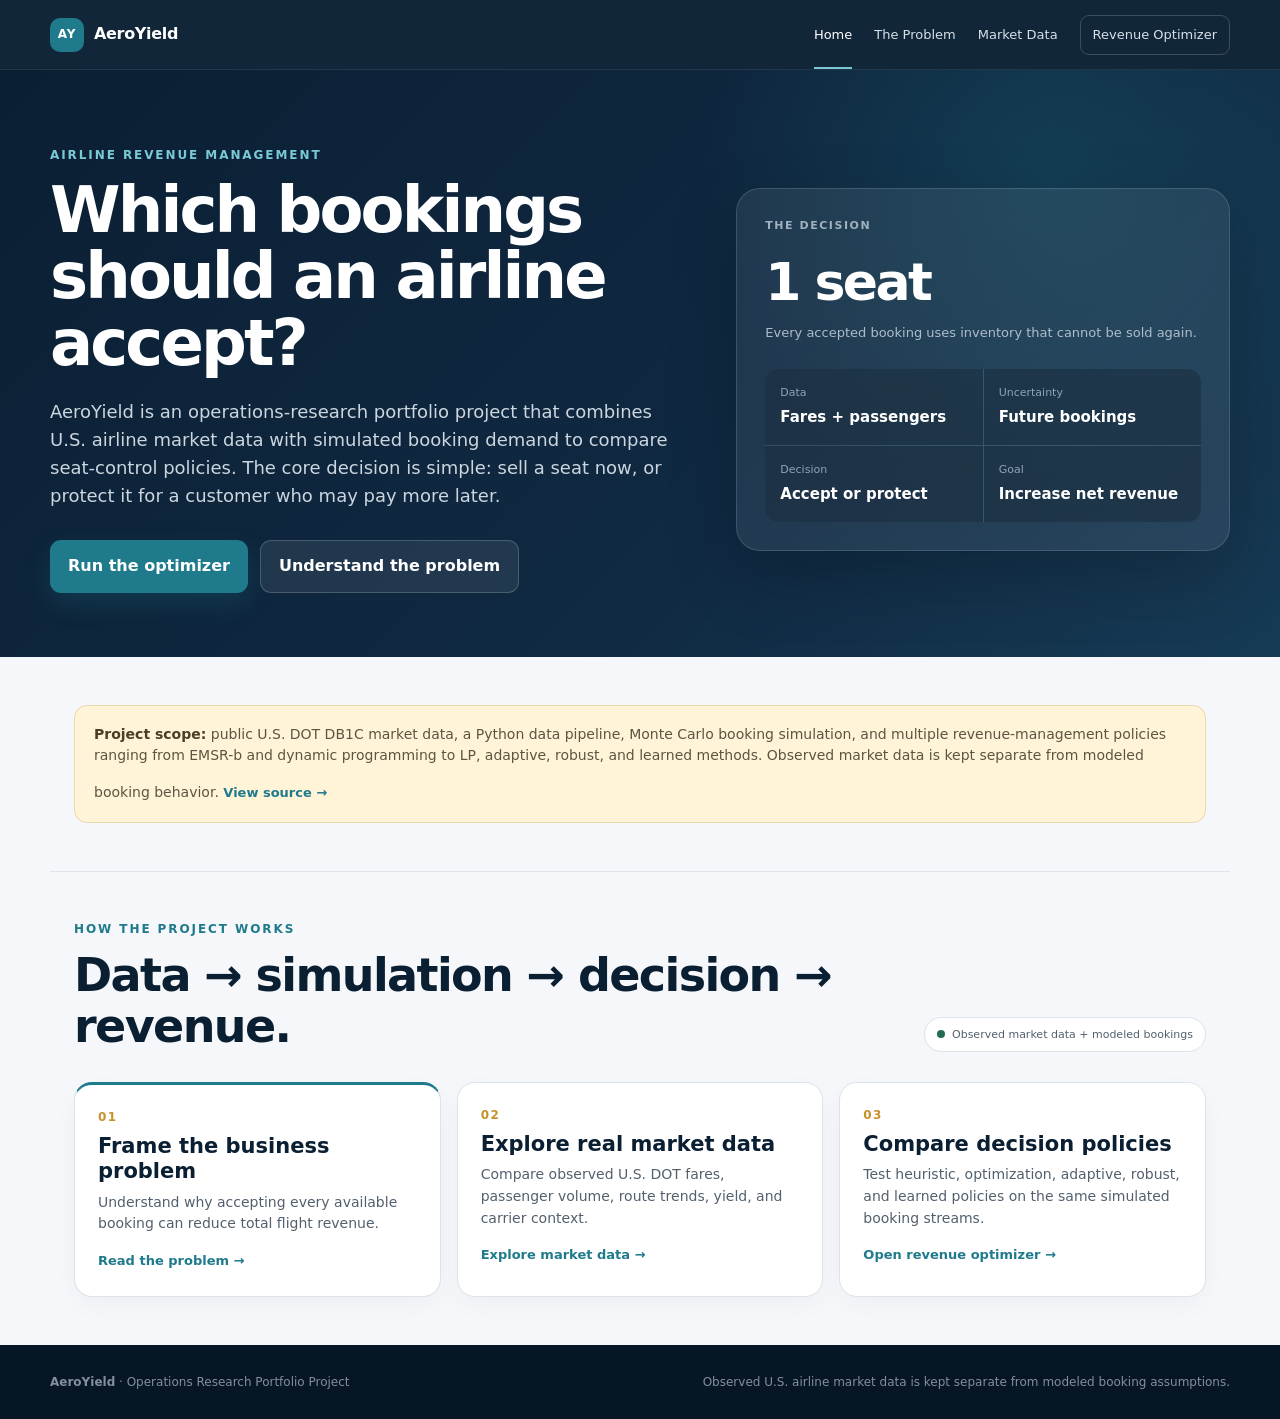
<file: site/index.html>
<!doctype html>
<html lang="en">
<head>
  <meta charset="utf-8" />
  <meta name="viewport" content="width=device-width, initial-scale=1" />
  <meta name="description" content="AeroYield uses public airline market data, stochastic booking simulation, and operations research to compare seat-control policies." />
  <title>AeroYield | Airline Revenue Optimizer</title>
  <link rel="stylesheet" href="styles.css" />
</head>
<body>
<header class="topbar">
  <a class="brand" href="index.html"><span class="brand-mark">AY</span><span>AeroYield</span></a>
  <nav aria-label="Primary navigation">
    <a class="active" href="index.html">Home</a>
    <a href="market.html">The Problem</a>
    <a href="data.html">Market Data</a>
    <a class="nav-cta" href="optimizer.html">Revenue Optimizer</a>
  </nav>
</header>

<main>
  <section class="page-hero home">
    <div>
      <div class="eyebrow">AIRLINE REVENUE MANAGEMENT</div>
      <h1>Which bookings should an airline accept?</h1>
      <p class="lead">AeroYield is an operations-research portfolio project that combines U.S. airline market data with simulated booking demand to compare seat-control policies. The core decision is simple: sell a seat now, or protect it for a customer who may pay more later.</p>
      <div class="hero-actions">
        <a class="button primary" href="optimizer.html">Run the optimizer</a>
        <a class="button secondary" href="market.html">Understand the problem</a>
      </div>
    </div>
    <div class="hero-panel">
      <div class="panel-label">THE DECISION</div>
      <div class="big-number">1 seat</div>
      <div class="panel-sub">Every accepted booking uses inventory that cannot be sold again.</div>
      <div class="mini-grid">
        <div><span>Data</span><strong>Fares + passengers</strong></div>
        <div><span>Uncertainty</span><strong>Future bookings</strong></div>
        <div><span>Decision</span><strong>Accept or protect</strong></div>
        <div><span>Goal</span><strong>Increase net revenue</strong></div>
      </div>
    </div>
  </section>

  <section class="section compact">
    <div class="callout">
      <strong>Project scope:</strong> public U.S. DOT DB1C market data, a Python data pipeline, Monte Carlo booking simulation, and multiple revenue-management policies ranging from EMSR-b and dynamic programming to LP, adaptive, robust, and learned methods. Observed market data is kept separate from modeled booking behavior. <a class="card-link" href="https://github.com/normanlrasmussen/airline-revenue-optimizer" target="_blank" rel="noopener">View source →</a>
    </div>
  </section>

  <section class="section compact">
    <div class="section-heading">
      <div>
        <div class="eyebrow">HOW THE PROJECT WORKS</div>
        <h2>Data → simulation → decision → revenue.</h2>
      </div>
      <div class="status-badge ready"><i></i> Observed market data + modeled bookings</div>
    </div>
    <div class="card-grid">
      <article class="card feature">
        <div class="number">01</div><h3>Frame the business problem</h3>
        <p>Understand why accepting every available booking can reduce total flight revenue.</p>
        <a class="card-link" href="market.html">Read the problem →</a>
      </article>
      <article class="card">
        <div class="number">02</div><h3>Explore real market data</h3>
        <p>Compare observed U.S. DOT fares, passenger volume, route trends, yield, and carrier context.</p>
        <a class="card-link" href="data.html">Explore market data →</a>
      </article>
      <article class="card">
        <div class="number">03</div><h3>Compare decision policies</h3>
        <p>Test heuristic, optimization, adaptive, robust, and learned policies on the same simulated booking streams.</p>
        <a class="card-link" href="optimizer.html">Open revenue optimizer →</a>
      </article>
    </div>
  </section>
</main>
<footer><div><strong>AeroYield</strong> · Operations Research Portfolio Project</div><div>Observed U.S. airline market data is kept separate from modeled booking assumptions.</div></footer>
</body>
</html>
</file>
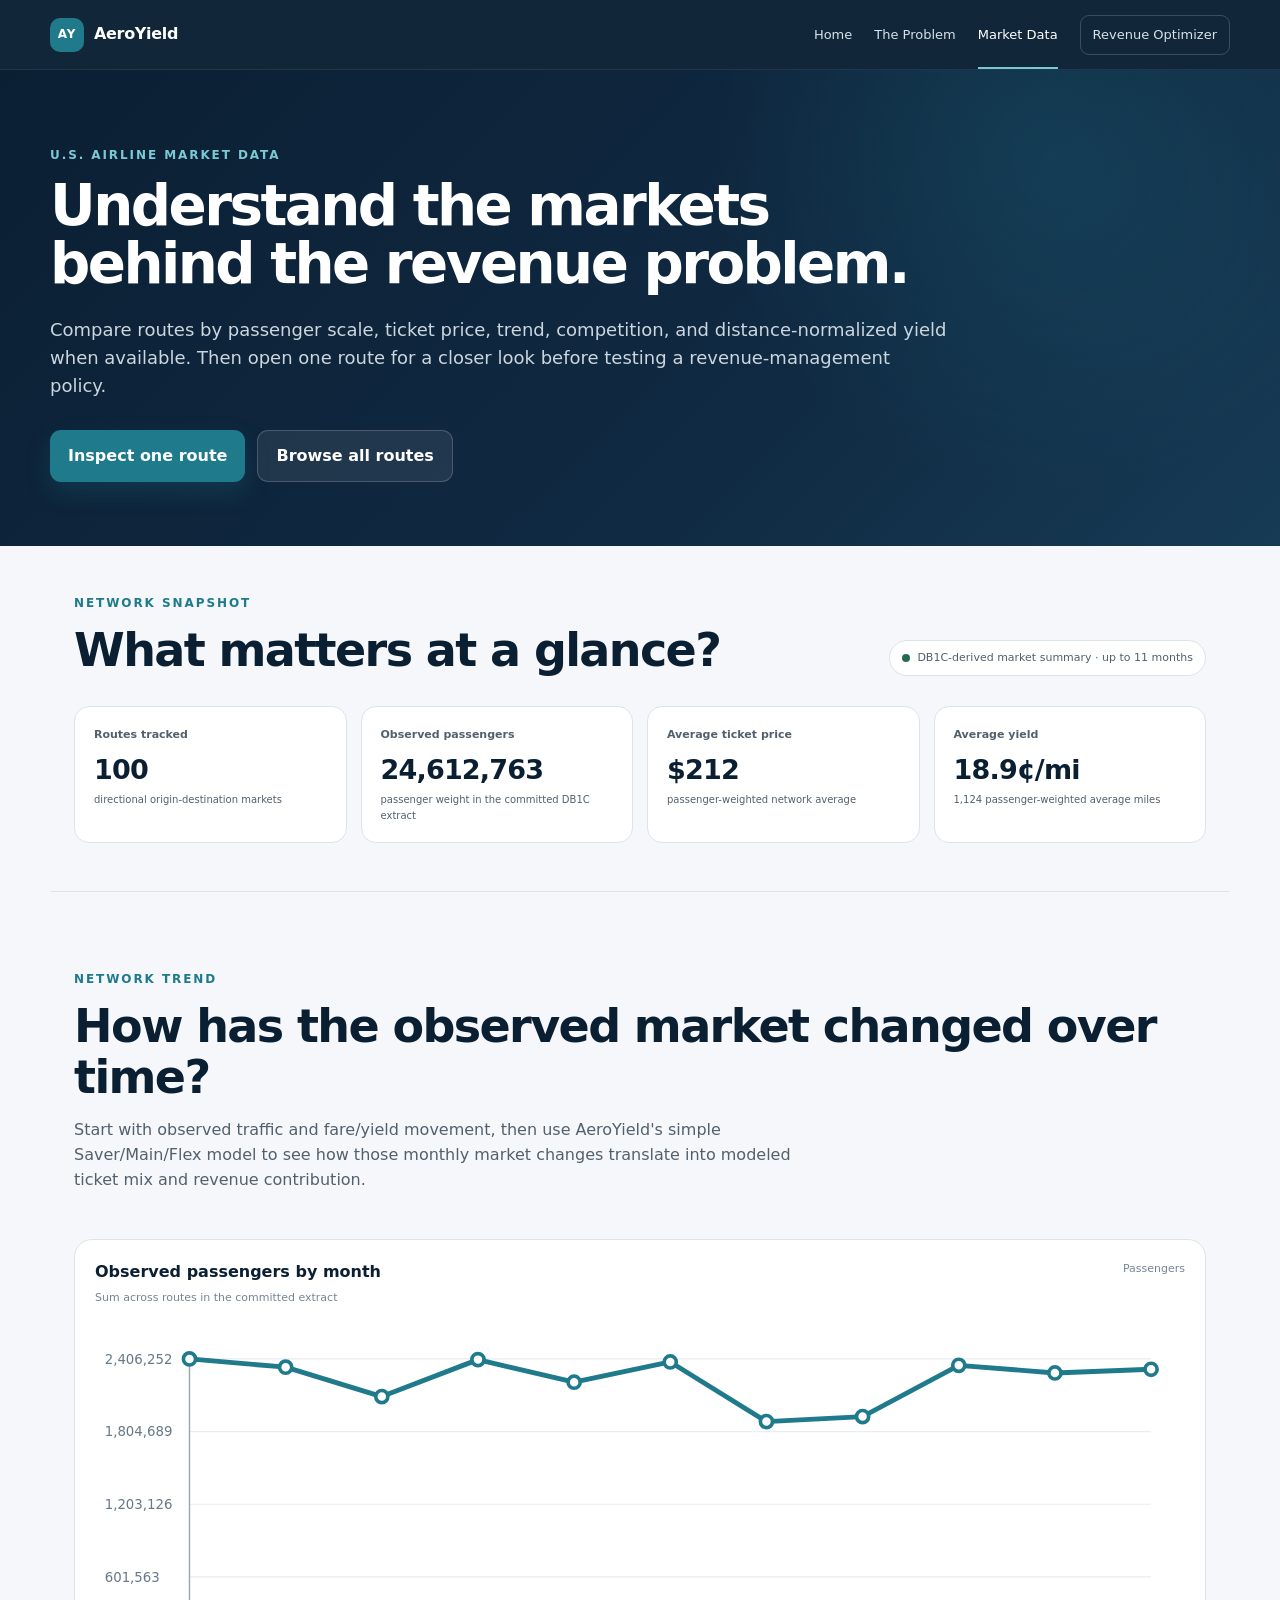
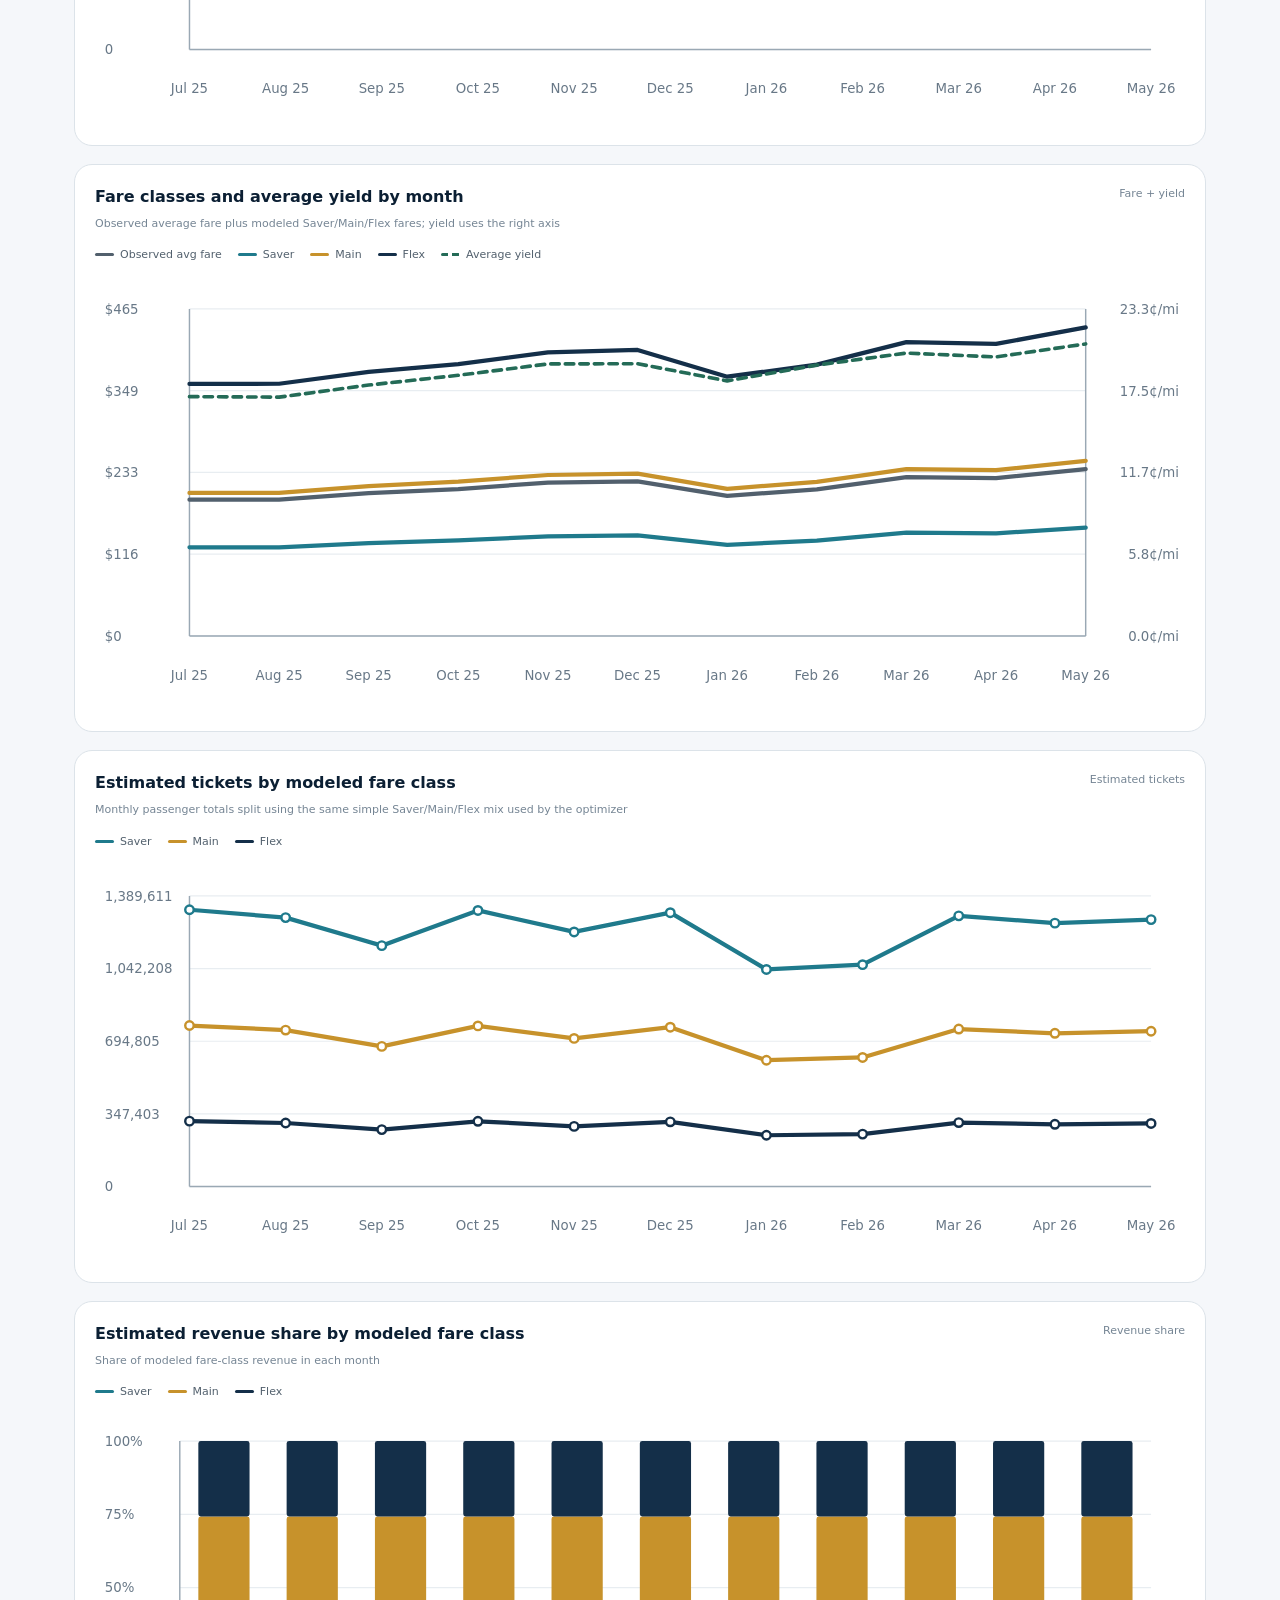
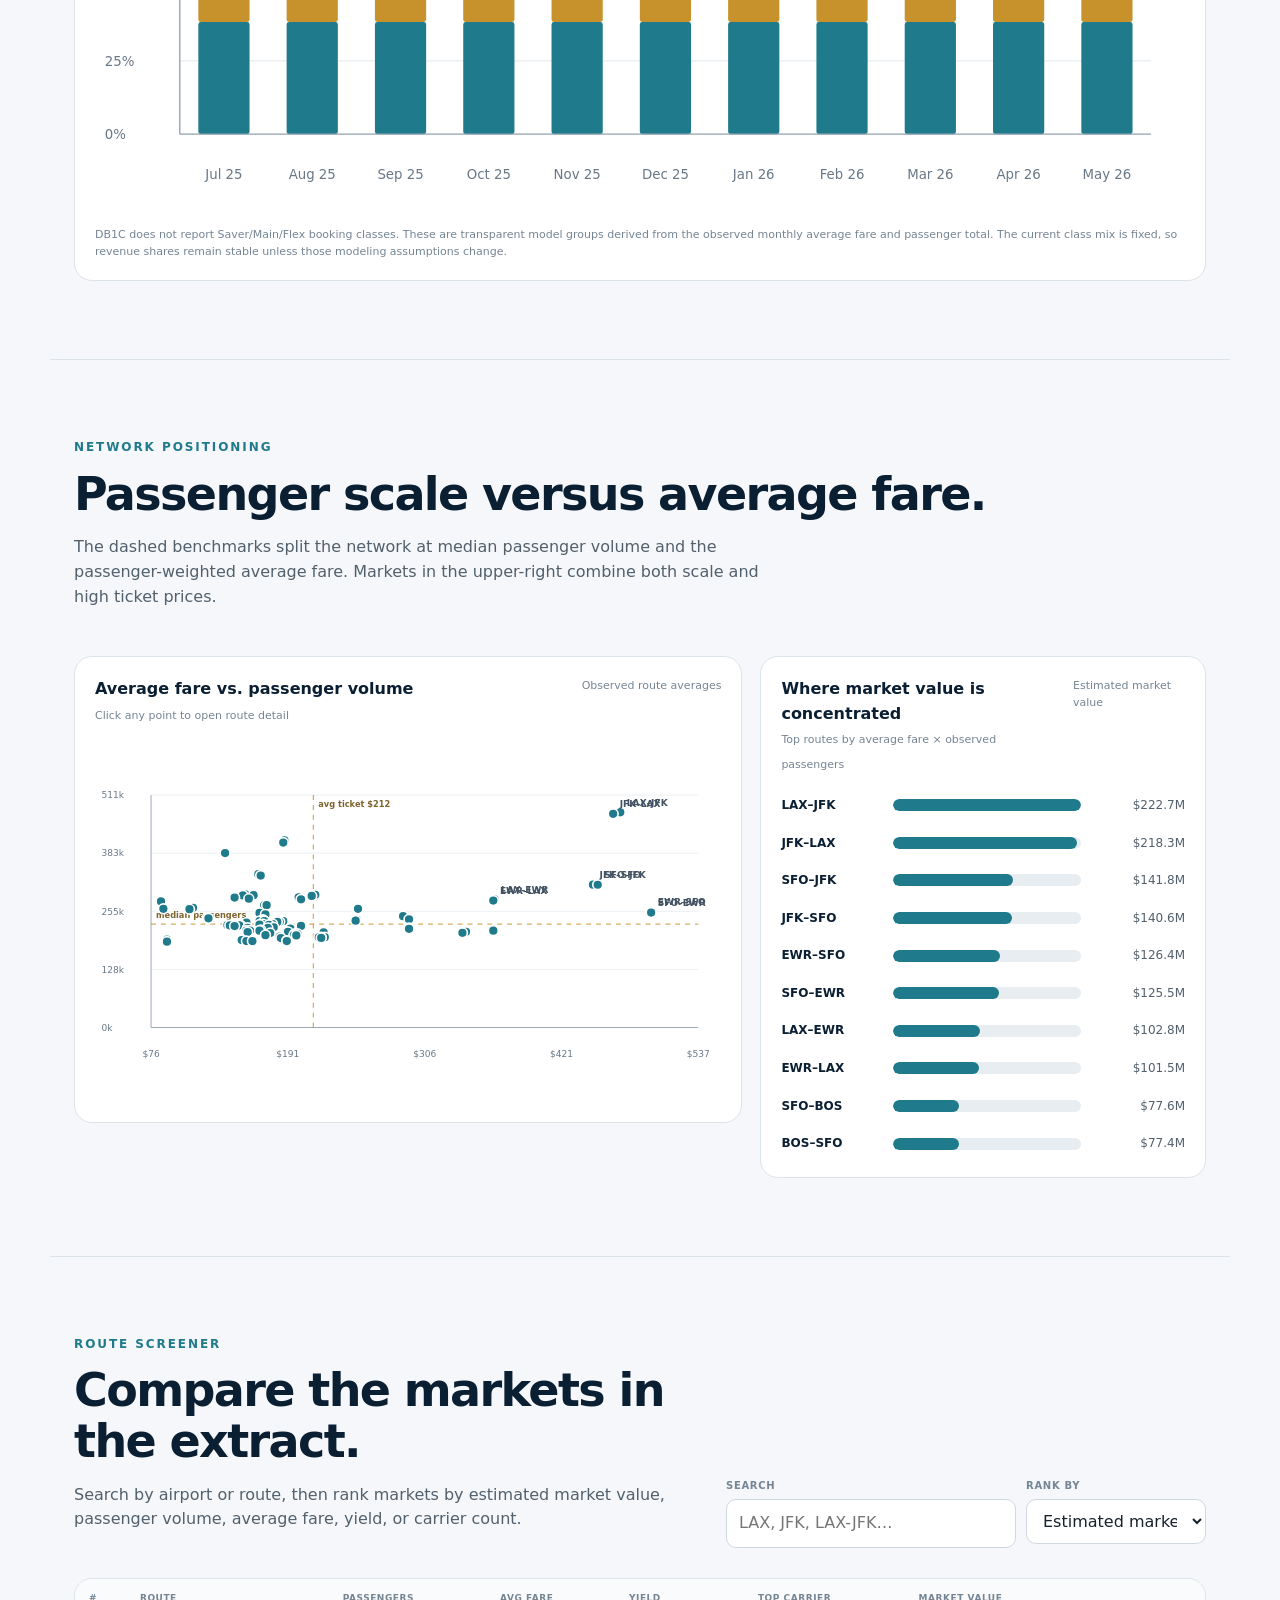
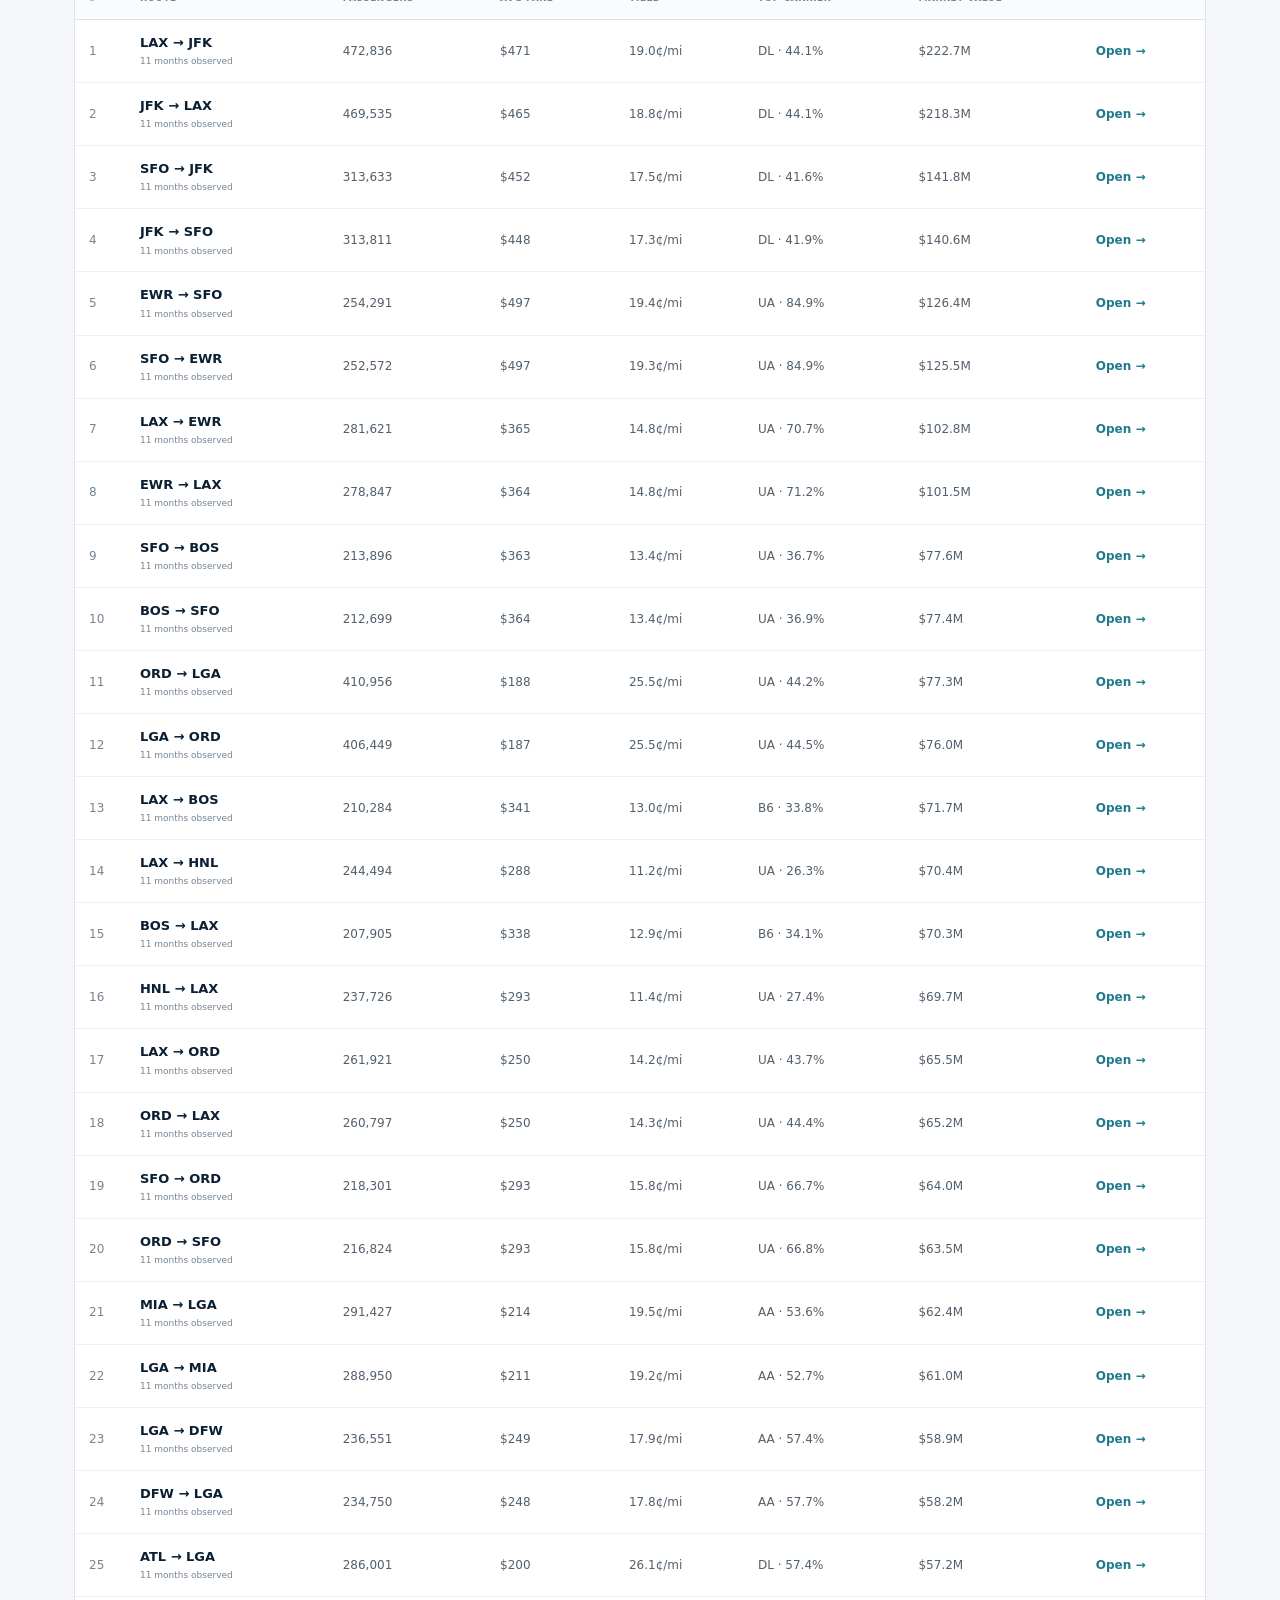
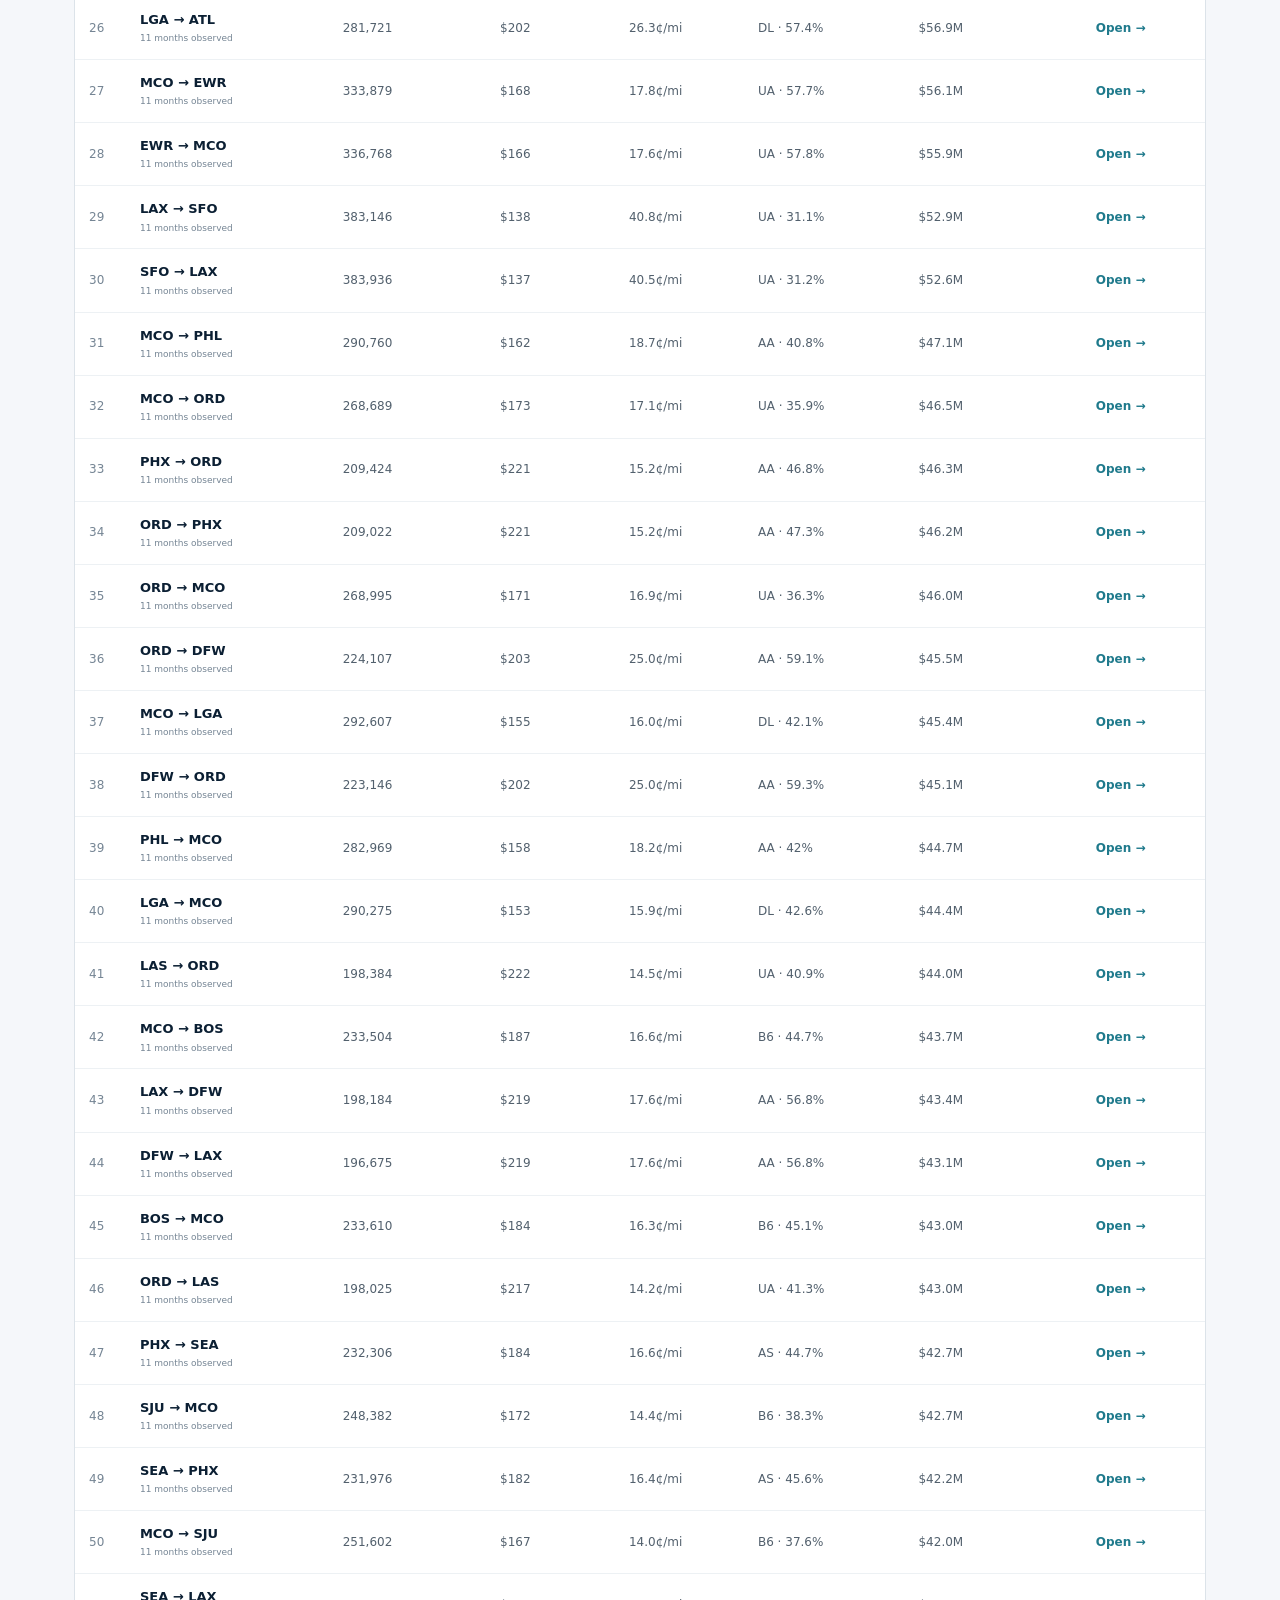
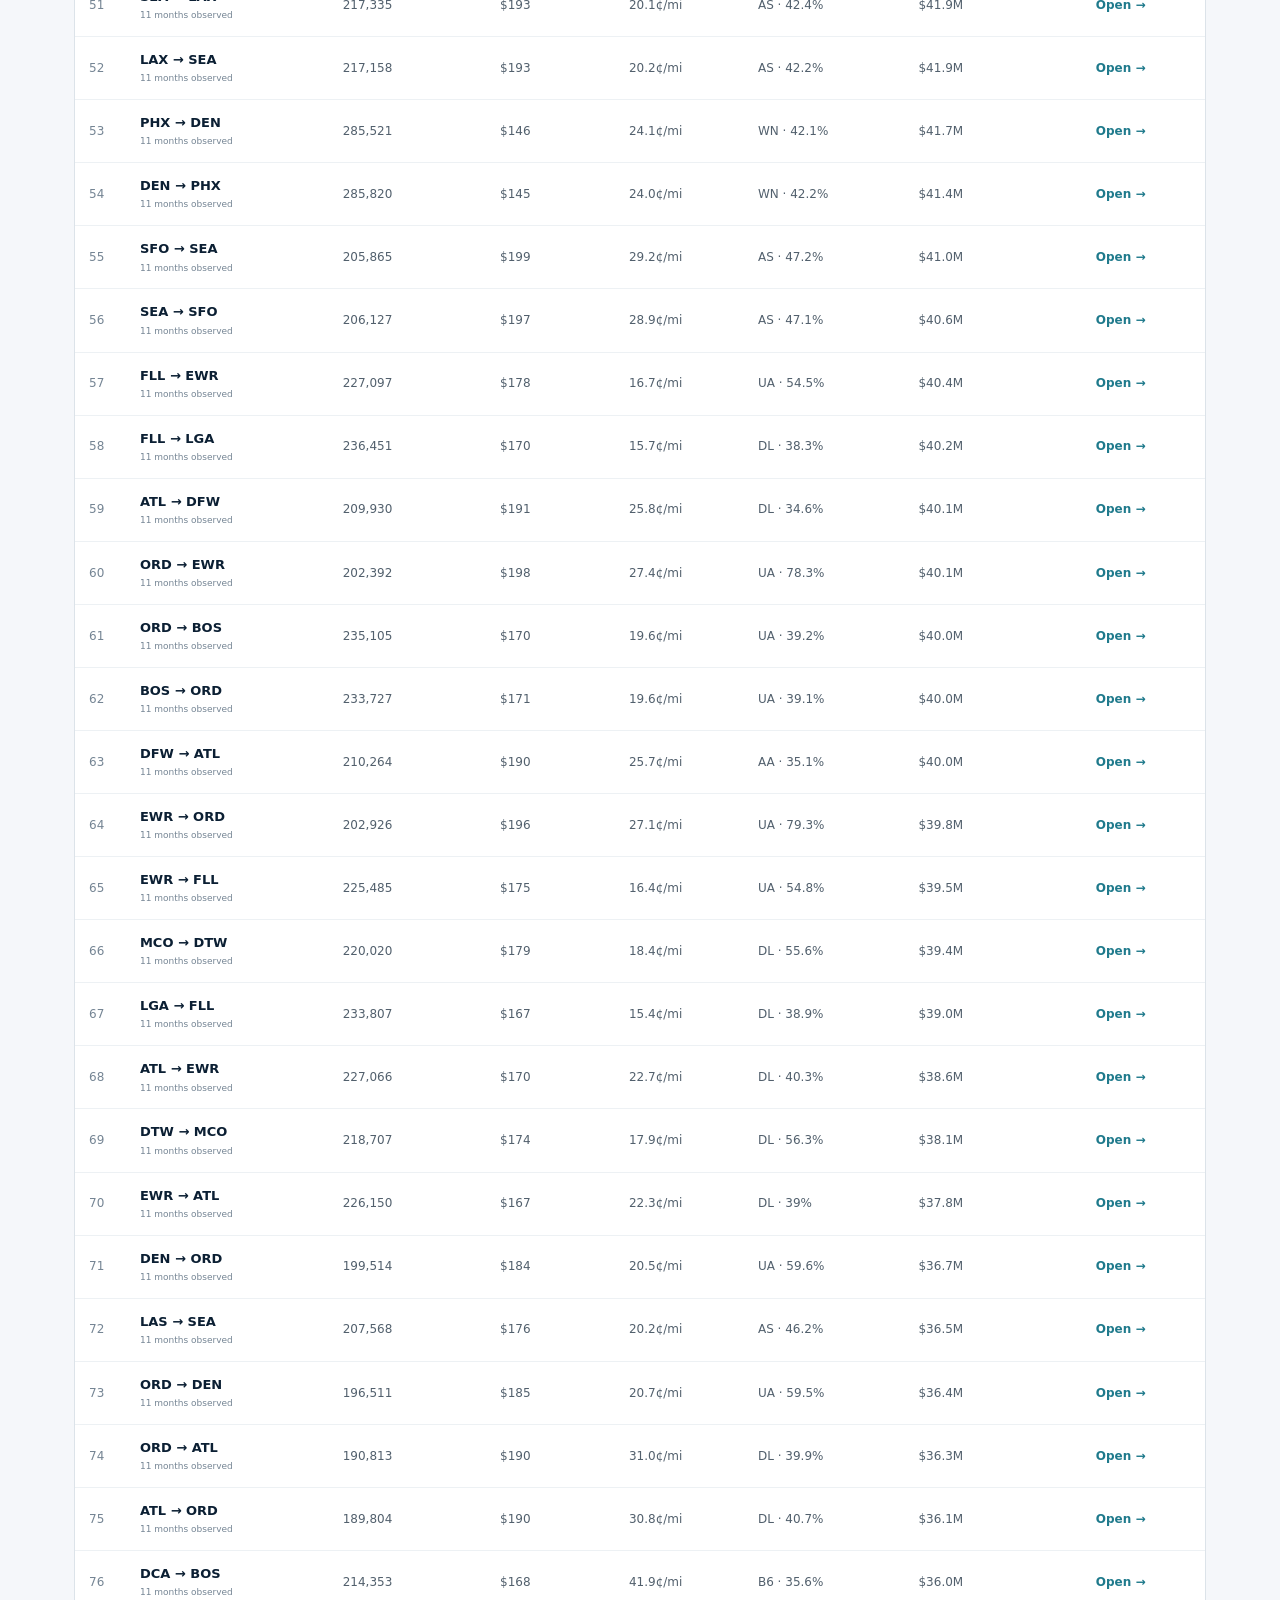
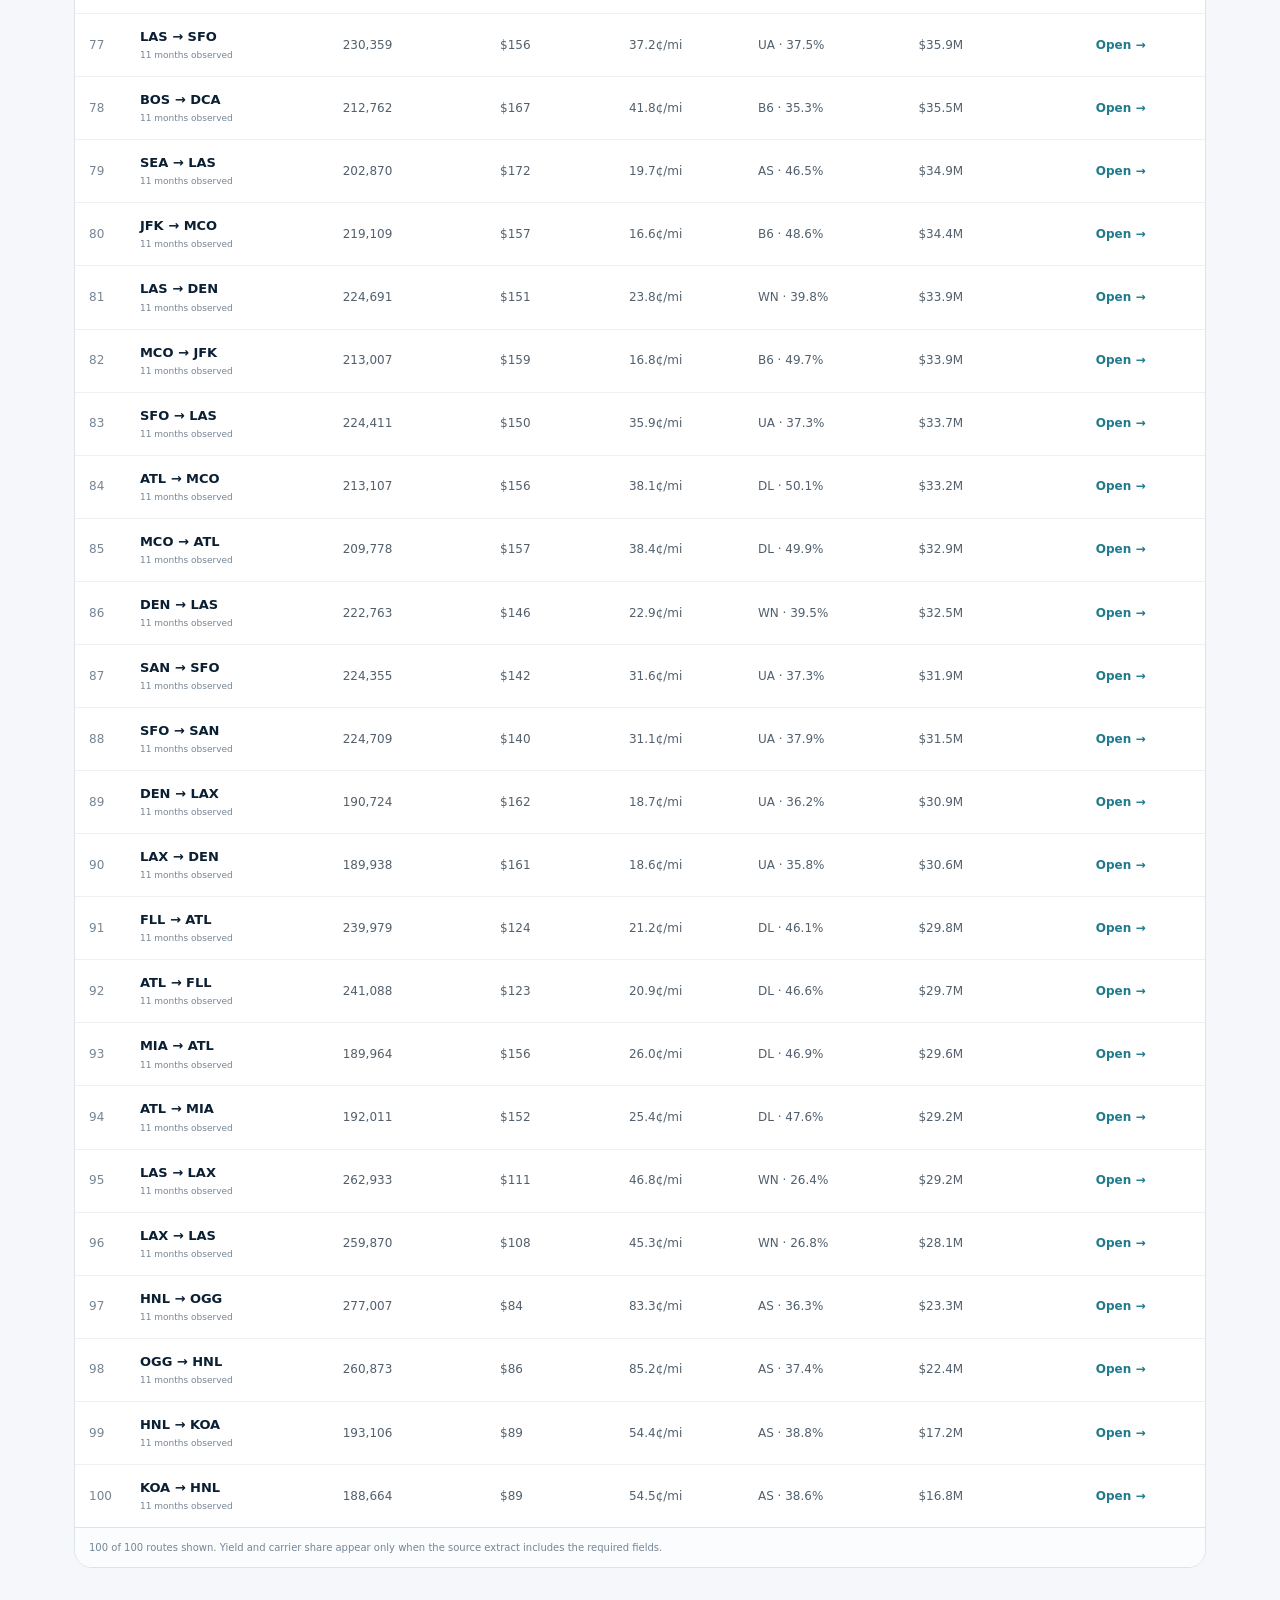
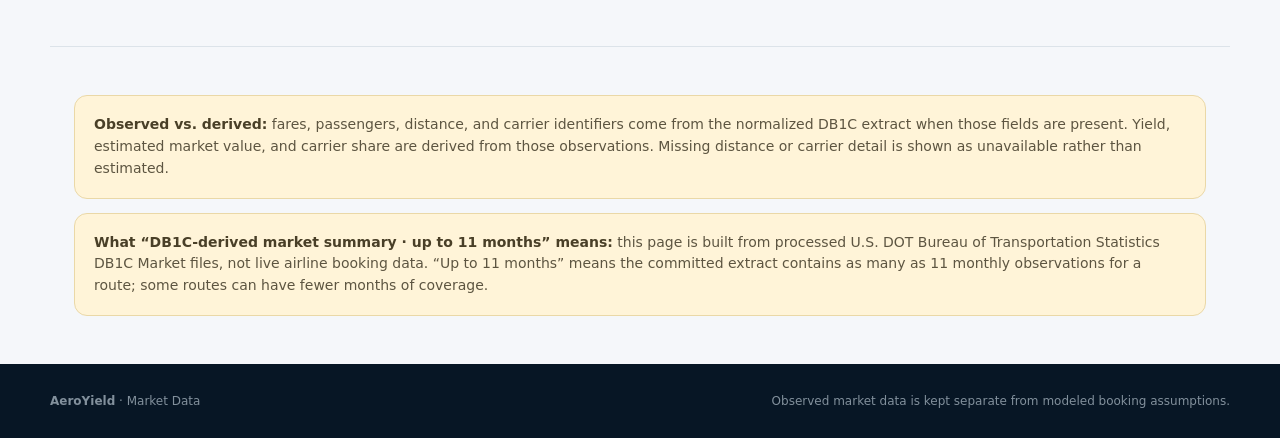
<file: site/data.html>
<!doctype html>
<html lang="en">
<head>
  <meta charset="utf-8" />
  <meta name="viewport" content="width=device-width, initial-scale=1" />
  <meta name="description" content="Analyze AeroYield network fares, passengers, yield, competition, trends, and route-level market data." />
  <title>Market Data | AeroYield</title>
  <link rel="stylesheet" href="styles.css" />
  <link rel="stylesheet" href="analyst.css" />
</head>
<body>
<header class="topbar">
  <a class="brand" href="index.html"><span class="brand-mark">AY</span><span>AeroYield</span></a>
  <nav aria-label="Primary navigation">
    <a href="index.html">Home</a><a href="market.html">The Problem</a><a class="active" href="data.html">Market Data</a><a class="nav-cta" href="optimizer.html">Revenue Optimizer</a>
  </nav>
</header>
<main>
  <section class="page-hero analyst-hero">
    <div class="eyebrow">U.S. AIRLINE MARKET DATA</div>
    <h1>Understand the markets behind the revenue problem.</h1>
    <p class="lead">Compare routes by passenger scale, ticket price, trend, competition, and distance-normalized yield when available. Then open one route for a closer look before testing a revenue-management policy.</p>
    <div class="hero-actions">
      <a class="button primary" href="route.html">Inspect one route</a>
      <a class="button secondary" href="#routeTableSection">Browse all routes</a>
    </div>
  </section>

  <section class="section compact">
    <div class="section-heading">
      <div><div class="eyebrow">NETWORK SNAPSHOT</div><h2>What matters at a glance?</h2></div>
      <div id="sourceBadge" class="status-badge ready"><i></i> Loading market summary</div>
    </div>
    <div class="kpi-grid">
      <article class="kpi-card"><span>Routes tracked</span><strong id="routeCount">—</strong><small>directional origin-destination markets</small></article>
      <article class="kpi-card"><span>Observed passengers</span><strong id="totalPassengers">—</strong><small>passenger weight in the committed DB1C extract</small></article>
      <article class="kpi-card"><span>Average ticket price</span><strong id="weightedFare">—</strong><small>passenger-weighted network average</small></article>
      <article class="kpi-card"><span>Average yield</span><strong id="networkYield">—</strong><small id="networkYieldNote">fare per passenger-mile when distance is available</small></article>
    </div>
  </section>

  <section class="section">
    <div class="section-heading">
      <div><div class="eyebrow">NETWORK TREND</div><h2>How has the observed market changed over time?</h2><p class="section-copy">Start with observed traffic and fare/yield movement, then use AeroYield's simple Saver/Main/Flex model to see how those monthly market changes translate into modeled ticket mix and revenue contribution.</p></div>
    </div>
    <div class="network-trend-stack">
      <article class="chart-card">
        <div class="chart-title"><div><strong>Observed passengers by month</strong><br><span>Sum across routes in the committed extract</span></div><span>Passengers</span></div>
        <div class="trend-wrap"><svg id="networkPassengerTrend" class="trend-svg" viewBox="0 0 900 330" role="img" aria-label="Network passengers by month"></svg></div>
      </article>

      <article class="chart-card">
        <div class="chart-title"><div><strong>Fare classes and average yield by month</strong><br><span>Observed average fare plus modeled Saver/Main/Flex fares; yield uses the right axis</span></div><span>Fare + yield</span></div>
        <div class="chart-legend" aria-label="Fare and yield chart legend">
          <span><i class="legend-swatch observed"></i>Observed avg fare</span>
          <span><i class="legend-swatch saver"></i>Saver</span>
          <span><i class="legend-swatch main"></i>Main</span>
          <span><i class="legend-swatch flex"></i>Flex</span>
          <span><i class="legend-swatch yield"></i>Average yield</span>
        </div>
        <div class="trend-wrap"><svg id="networkFareTrend" class="trend-svg" viewBox="0 0 900 360" role="img" aria-label="Observed average fare, modeled fare classes, and average yield by month"></svg></div>
      </article>

      <article class="chart-card">
        <div class="chart-title"><div><strong>Estimated tickets by modeled fare class</strong><br><span>Monthly passenger totals split using the same simple Saver/Main/Flex mix used by the optimizer</span></div><span>Estimated tickets</span></div>
        <div class="chart-legend" aria-label="Modeled ticket chart legend">
          <span><i class="legend-swatch saver"></i>Saver</span>
          <span><i class="legend-swatch main"></i>Main</span>
          <span><i class="legend-swatch flex"></i>Flex</span>
        </div>
        <div class="trend-wrap"><svg id="networkClassTicketTrend" class="trend-svg" viewBox="0 0 900 330" role="img" aria-label="Estimated monthly tickets by modeled fare class"></svg></div>
      </article>

      <article class="chart-card">
        <div class="chart-title"><div><strong>Estimated revenue share by modeled fare class</strong><br><span>Share of modeled fare-class revenue in each month</span></div><span>Revenue share</span></div>
        <div class="chart-legend" aria-label="Modeled revenue share chart legend">
          <span><i class="legend-swatch saver"></i>Saver</span>
          <span><i class="legend-swatch main"></i>Main</span>
          <span><i class="legend-swatch flex"></i>Flex</span>
        </div>
        <div class="trend-wrap"><svg id="networkRevenueShareTrend" class="trend-svg" viewBox="0 0 900 330" role="img" aria-label="Estimated monthly revenue share by modeled fare class"></svg></div>
        <p class="model-note">DB1C does not report Saver/Main/Flex booking classes. These are transparent model groups derived from the observed monthly average fare and passenger total. The current class mix is fixed, so revenue shares remain stable unless those modeling assumptions change.</p>
      </article>
    </div>
  </section>

  <section class="section">
    <div class="section-heading">
      <div><div class="eyebrow">NETWORK POSITIONING</div><h2>Passenger scale versus average fare.</h2><p class="section-copy">The dashed benchmarks split the network at median passenger volume and the passenger-weighted average fare. Markets in the upper-right combine both scale and high ticket prices.</p></div>
    </div>
    <div class="analyst-chart-grid">
      <article class="chart-card">
        <div class="chart-title"><div><strong>Average fare vs. passenger volume</strong><br><span>Click any point to open route detail</span></div><span>Observed route averages</span></div>
        <div class="scatter-wrap"><svg id="networkScatter" class="scatter-svg analyst-scatter" viewBox="0 0 760 360" role="img" aria-label="Route average fare versus observed passenger volume"></svg></div>
      </article>
      <article class="chart-card">
        <div class="chart-title"><div><strong>Where market value is concentrated</strong><br><span>Top routes by average fare × observed passengers</span></div><span>Estimated market value</span></div>
        <div id="revenueBars" class="bar-chart wide-bars"></div>
      </article>
    </div>
  </section>

  <section id="routeTableSection" class="section">
    <div class="section-heading route-table-heading">
      <div><div class="eyebrow">ROUTE SCREENER</div><h2>Compare the markets in the extract.</h2><p class="section-copy">Search by airport or route, then rank markets by estimated market value, passenger volume, average fare, yield, or carrier count.</p></div>
      <div class="table-controls">
        <label><span>Search</span><input id="routeSearch" class="text-input" type="search" placeholder="LAX, JFK, LAX-JFK…" /></label>
        <label><span>Rank by</span><select id="routeSort" class="select"><option value="revenue">Estimated market value</option><option value="passengers">Passengers</option><option value="fare">Average fare</option><option value="yield">Yield</option><option value="carriers">Carrier count</option></select></label>
      </div>
    </div>
    <article class="table-card">
      <div class="table-scroll">
        <table class="analyst-table">
          <thead><tr><th>#</th><th>Route</th><th>Passengers</th><th>Avg fare</th><th>Yield</th><th>Top carrier</th><th>Market value</th><th></th></tr></thead>
          <tbody id="routeTableBody"></tbody>
        </table>
      </div>
      <div id="routeTableNote" class="table-note"></div>
    </article>
  </section>

  <section class="section compact">
    <div class="callout"><strong>Observed vs. derived:</strong> fares, passengers, distance, and carrier identifiers come from the normalized DB1C extract when those fields are present. Yield, estimated market value, and carrier share are derived from those observations. Missing distance or carrier detail is shown as unavailable rather than estimated.</div>
    <div class="callout" style="margin-top:14px"><strong>What “DB1C-derived market summary · up to 11 months” means:</strong> this page is built from processed U.S. DOT Bureau of Transportation Statistics DB1C Market files, not live airline booking data. “Up to 11 months” means the committed extract contains as many as 11 monthly observations for a route; some routes can have fewer months of coverage.</div>
  </section>
</main>
<footer><div><strong>AeroYield</strong> · Market Data</div><div>Observed market data is kept separate from modeled booking assumptions.</div></footer>
<script src="analytics.js"></script>
<script src="data.js"></script>
<script src="data_clarity.js"></script>
</body>
</html>
</file>
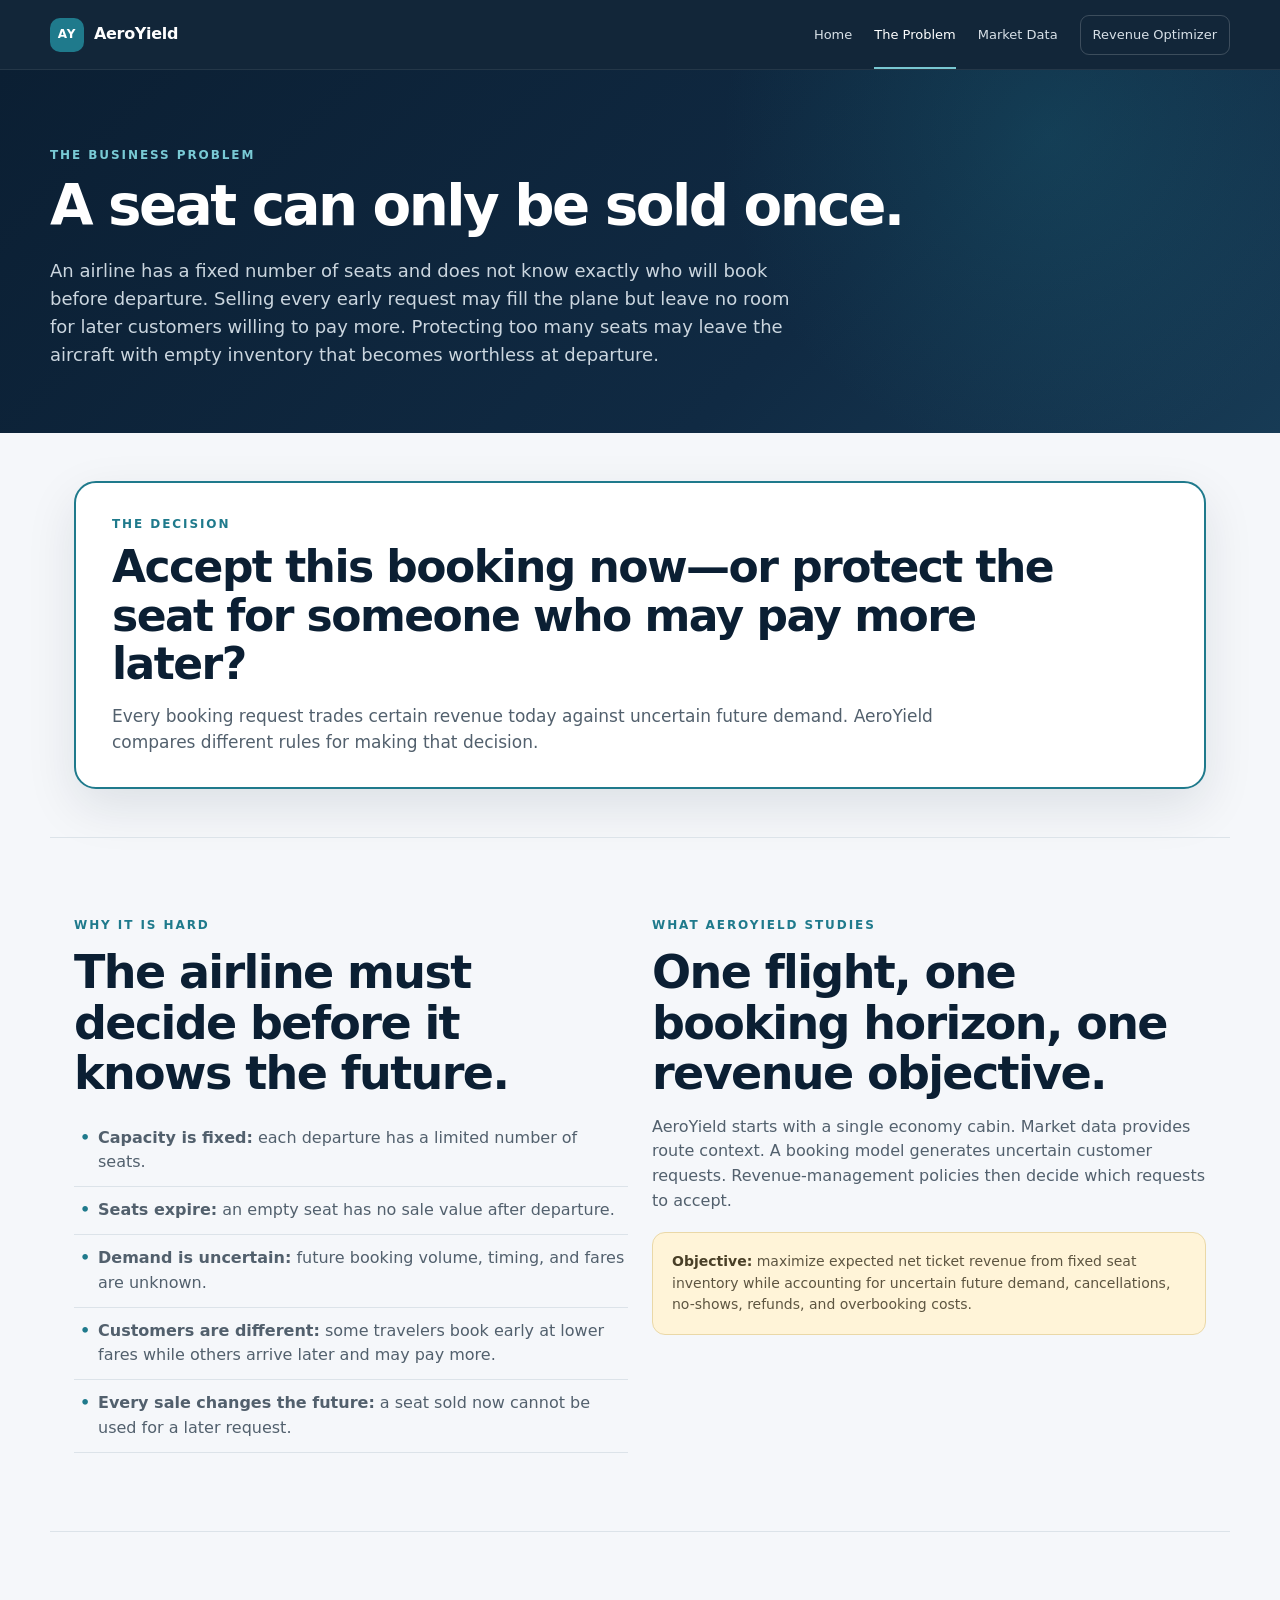
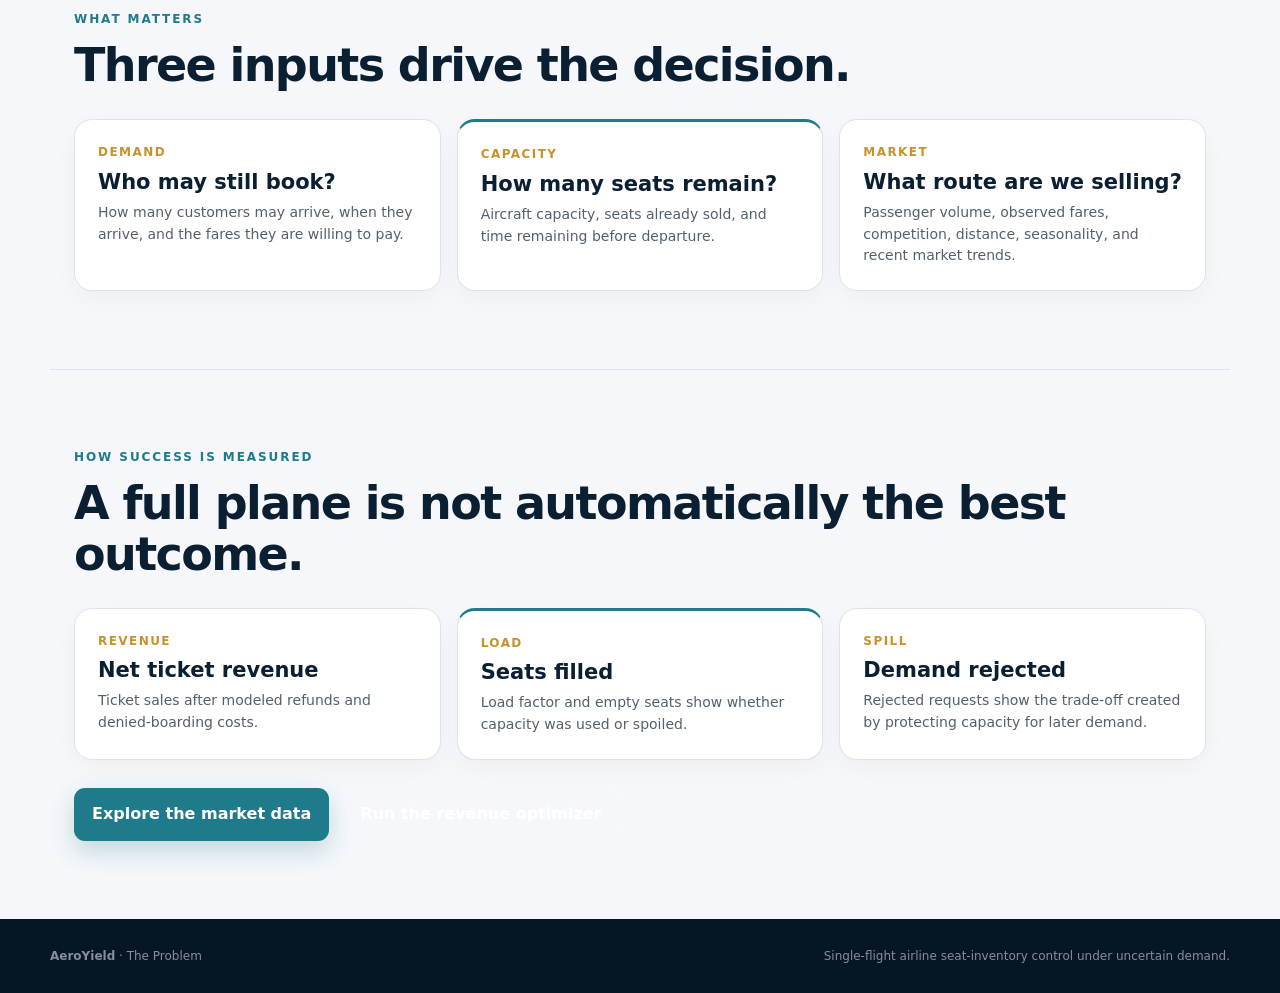
<file: site/market.html>
<!doctype html>
<html lang="en">
<head>
  <meta charset="utf-8" />
  <meta name="viewport" content="width=device-width, initial-scale=1" />
  <meta name="description" content="The airline seat-inventory problem behind AeroYield." />
  <title>The Problem | AeroYield</title>
  <link rel="stylesheet" href="styles.css" />
  <link rel="stylesheet" href="analyst.css" />
</head>
<body>
<header class="topbar">
  <a class="brand" href="index.html"><span class="brand-mark">AY</span><span>AeroYield</span></a>
  <nav aria-label="Primary navigation">
    <a href="index.html">Home</a><a class="active" href="market.html">The Problem</a><a href="data.html">Market Data</a><a class="nav-cta" href="optimizer.html">Revenue Optimizer</a>
  </nav>
</header>
<main>
  <section class="page-hero">
    <div class="eyebrow">THE BUSINESS PROBLEM</div>
    <h1>A seat can only be sold once.</h1>
    <p class="lead">An airline has a fixed number of seats and does not know exactly who will book before departure. Selling every early request may fill the plane but leave no room for later customers willing to pay more. Protecting too many seats may leave the aircraft with empty inventory that becomes worthless at departure.</p>
  </section>

  <section class="section compact">
    <div class="decision-callout">
      <div class="eyebrow">THE DECISION</div>
      <h2>Accept this booking now—or protect the seat for someone who may pay more later?</h2>
      <p>Every booking request trades certain revenue today against uncertain future demand. AeroYield compares different rules for making that decision.</p>
    </div>
  </section>

  <section class="section">
    <div class="two-col">
      <div>
        <div class="eyebrow">WHY IT IS HARD</div>
        <h2>The airline must decide before it knows the future.</h2>
        <ul class="list-clean">
          <li><strong>Capacity is fixed:</strong> each departure has a limited number of seats.</li>
          <li><strong>Seats expire:</strong> an empty seat has no sale value after departure.</li>
          <li><strong>Demand is uncertain:</strong> future booking volume, timing, and fares are unknown.</li>
          <li><strong>Customers are different:</strong> some travelers book early at lower fares while others arrive later and may pay more.</li>
          <li><strong>Every sale changes the future:</strong> a seat sold now cannot be used for a later request.</li>
        </ul>
      </div>
      <div>
        <div class="eyebrow">WHAT AEROYIELD STUDIES</div>
        <h2>One flight, one booking horizon, one revenue objective.</h2>
        <p class="section-copy">AeroYield starts with a single economy cabin. Market data provides route context. A booking model generates uncertain customer requests. Revenue-management policies then decide which requests to accept.</p>
        <div class="callout" style="margin-top:18px"><strong>Objective:</strong> maximize expected net ticket revenue from fixed seat inventory while accounting for uncertain future demand, cancellations, no-shows, refunds, and overbooking costs.</div>
      </div>
    </div>
  </section>

  <section class="section">
    <div class="eyebrow">WHAT MATTERS</div>
    <h2>Three inputs drive the decision.</h2>
    <div class="three-col" style="margin-top:28px">
      <article class="card">
        <div class="number">DEMAND</div>
        <h3>Who may still book?</h3>
        <p>How many customers may arrive, when they arrive, and the fares they are willing to pay.</p>
      </article>
      <article class="card feature">
        <div class="number">CAPACITY</div>
        <h3>How many seats remain?</h3>
        <p>Aircraft capacity, seats already sold, and time remaining before departure.</p>
      </article>
      <article class="card">
        <div class="number">MARKET</div>
        <h3>What route are we selling?</h3>
        <p>Passenger volume, observed fares, competition, distance, seasonality, and recent market trends.</p>
      </article>
    </div>
  </section>

  <section class="section">
    <div class="eyebrow">HOW SUCCESS IS MEASURED</div>
    <h2>A full plane is not automatically the best outcome.</h2>
    <div class="three-col" style="margin-top:28px">
      <article class="card"><div class="number">REVENUE</div><h3>Net ticket revenue</h3><p>Ticket sales after modeled refunds and denied-boarding costs.</p></article>
      <article class="card feature"><div class="number">LOAD</div><h3>Seats filled</h3><p>Load factor and empty seats show whether capacity was used or spoiled.</p></article>
      <article class="card"><div class="number">SPILL</div><h3>Demand rejected</h3><p>Rejected requests show the trade-off created by protecting capacity for later demand.</p></article>
    </div>
    <div class="hero-actions" style="margin-top:28px"><a class="button primary" href="data.html">Explore the market data</a><a class="button secondary" href="optimizer.html">Run the revenue optimizer</a></div>
  </section>
</main>
<footer><div><strong>AeroYield</strong> · The Problem</div><div>Single-flight airline seat-inventory control under uncertain demand.</div></footer>
</body>
</html>
</file>
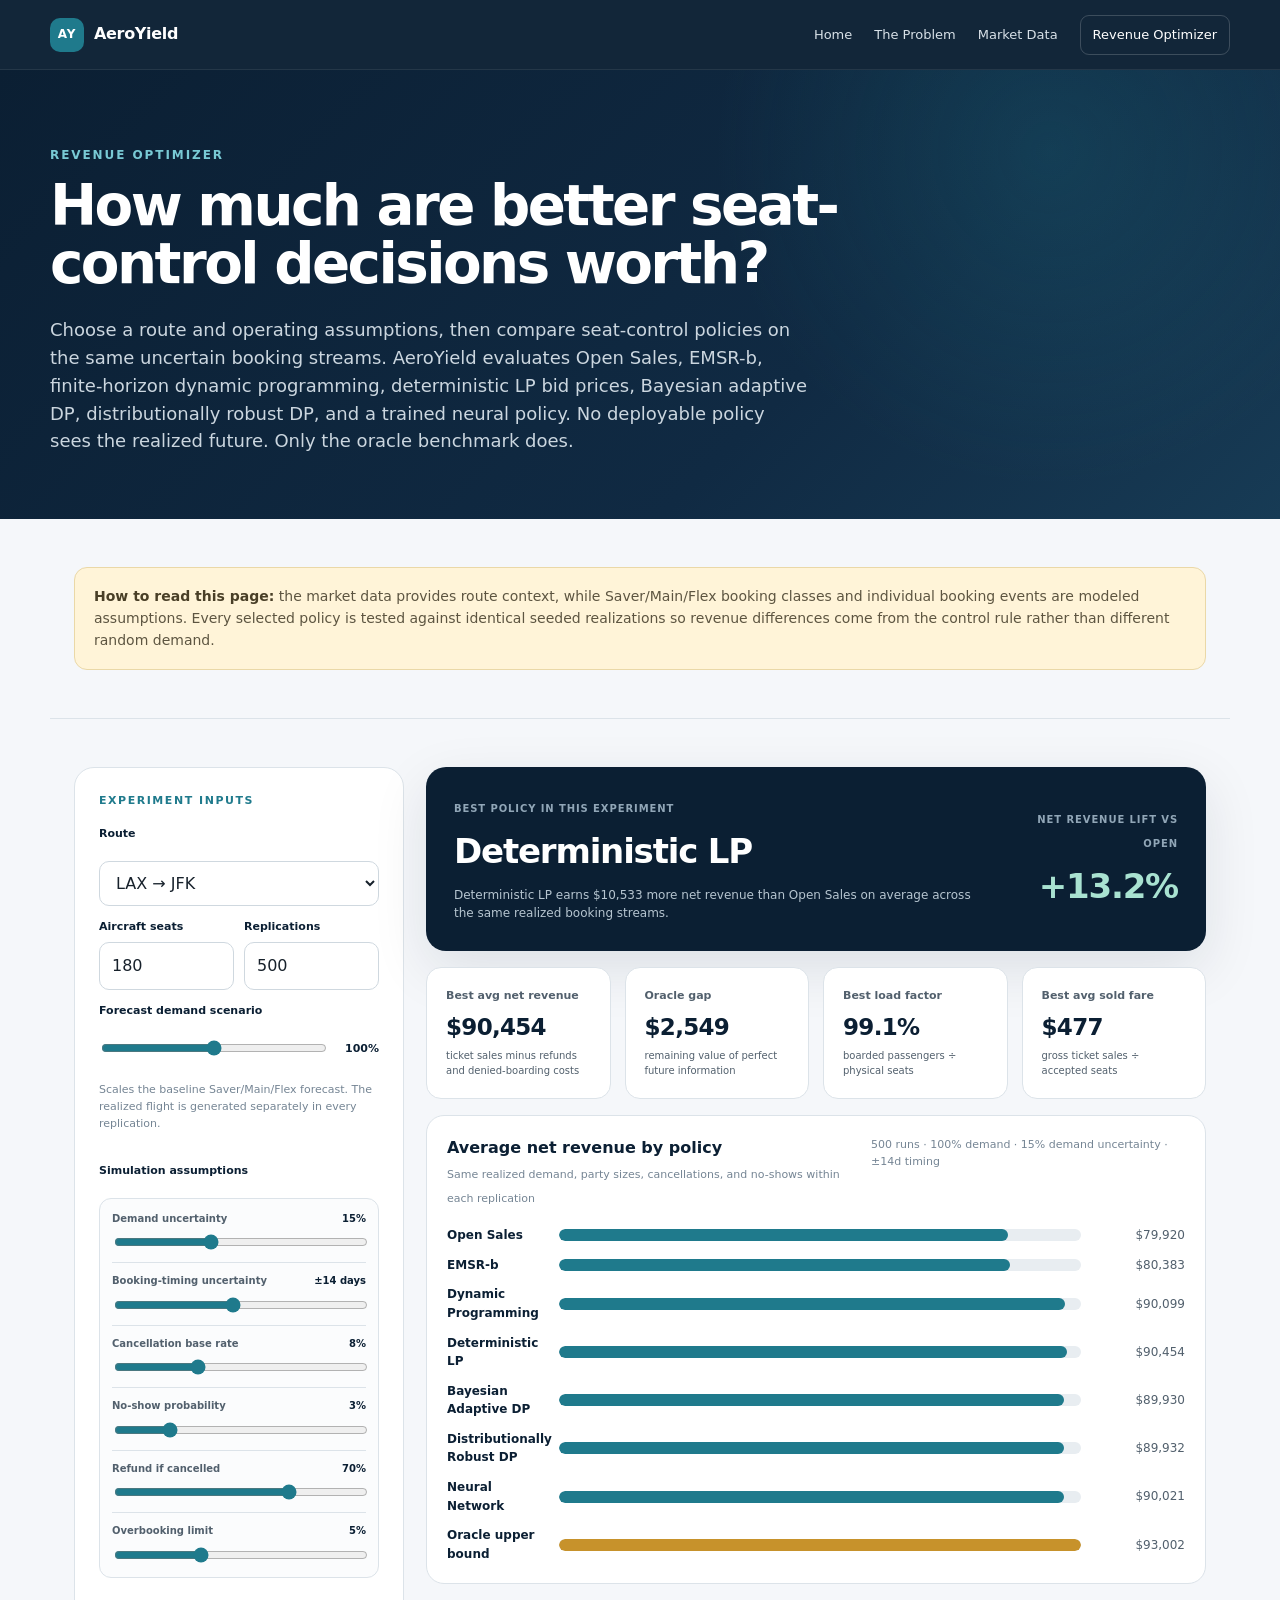
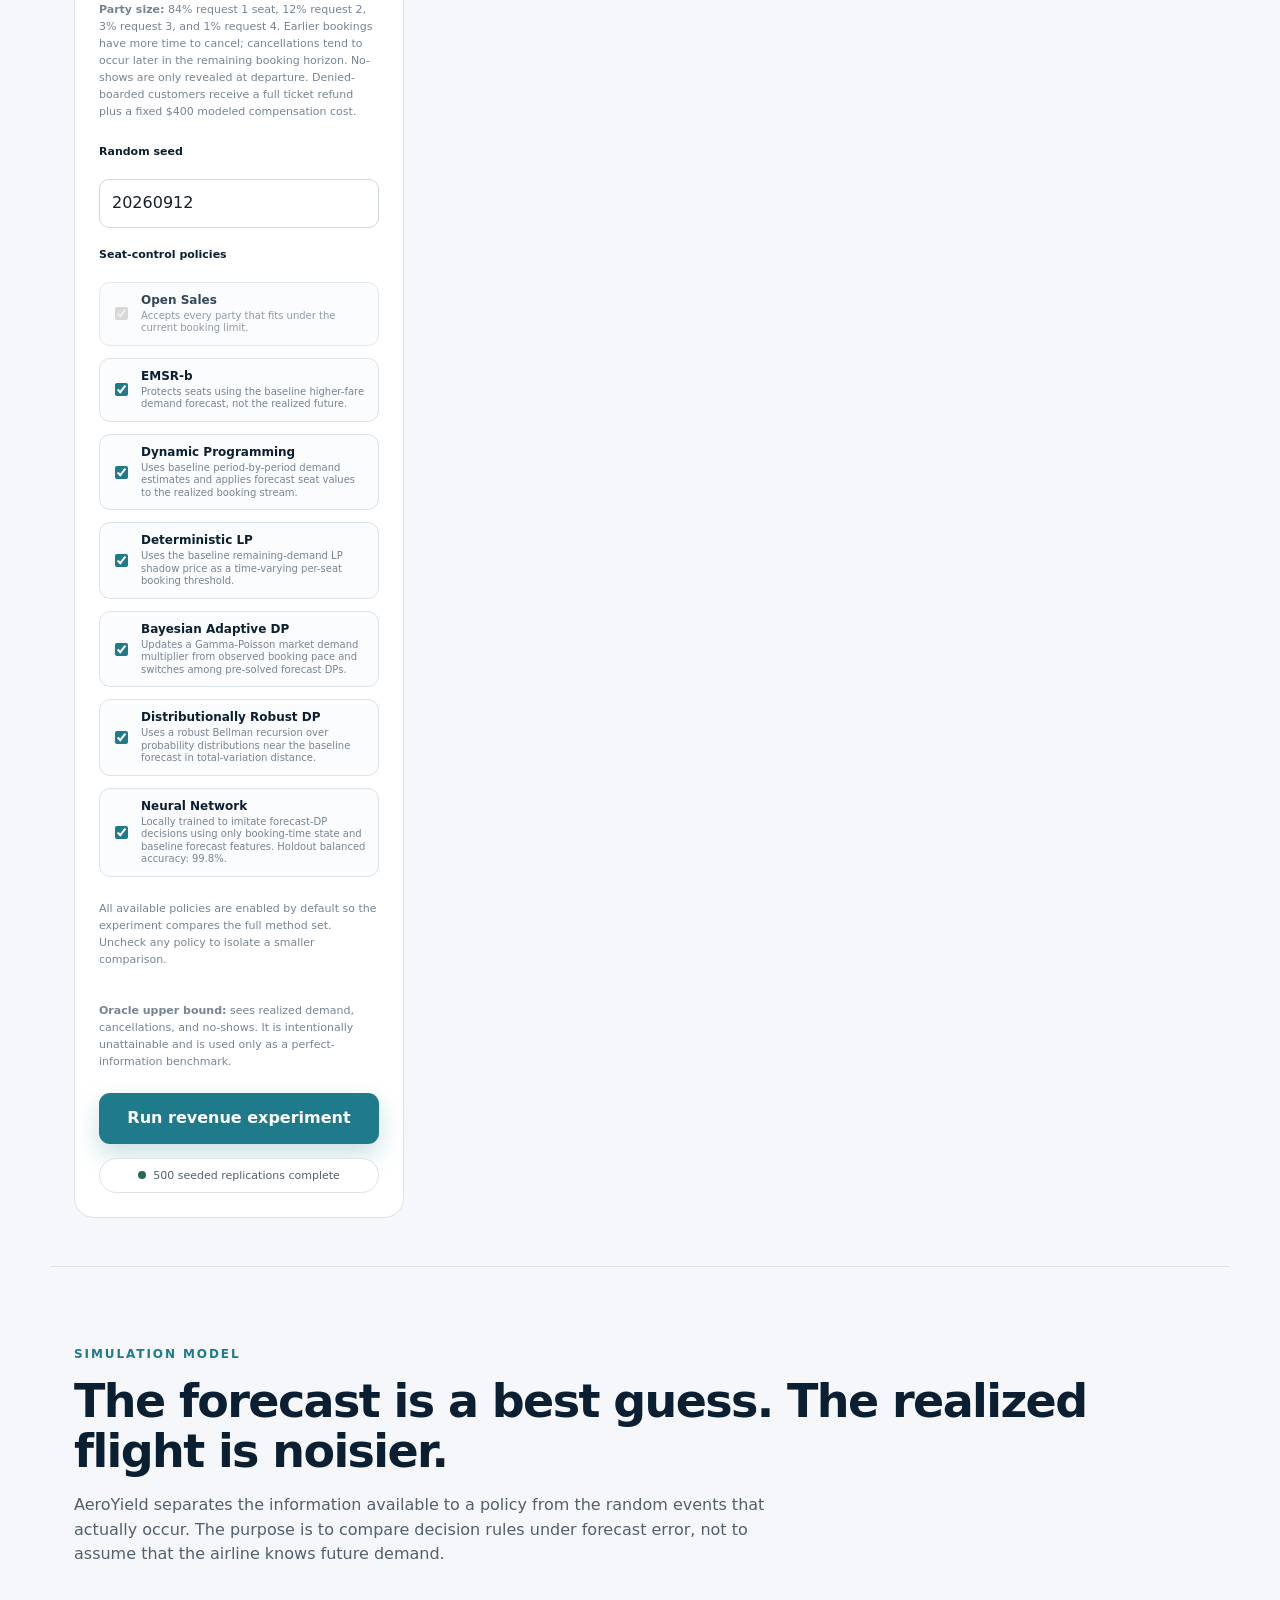
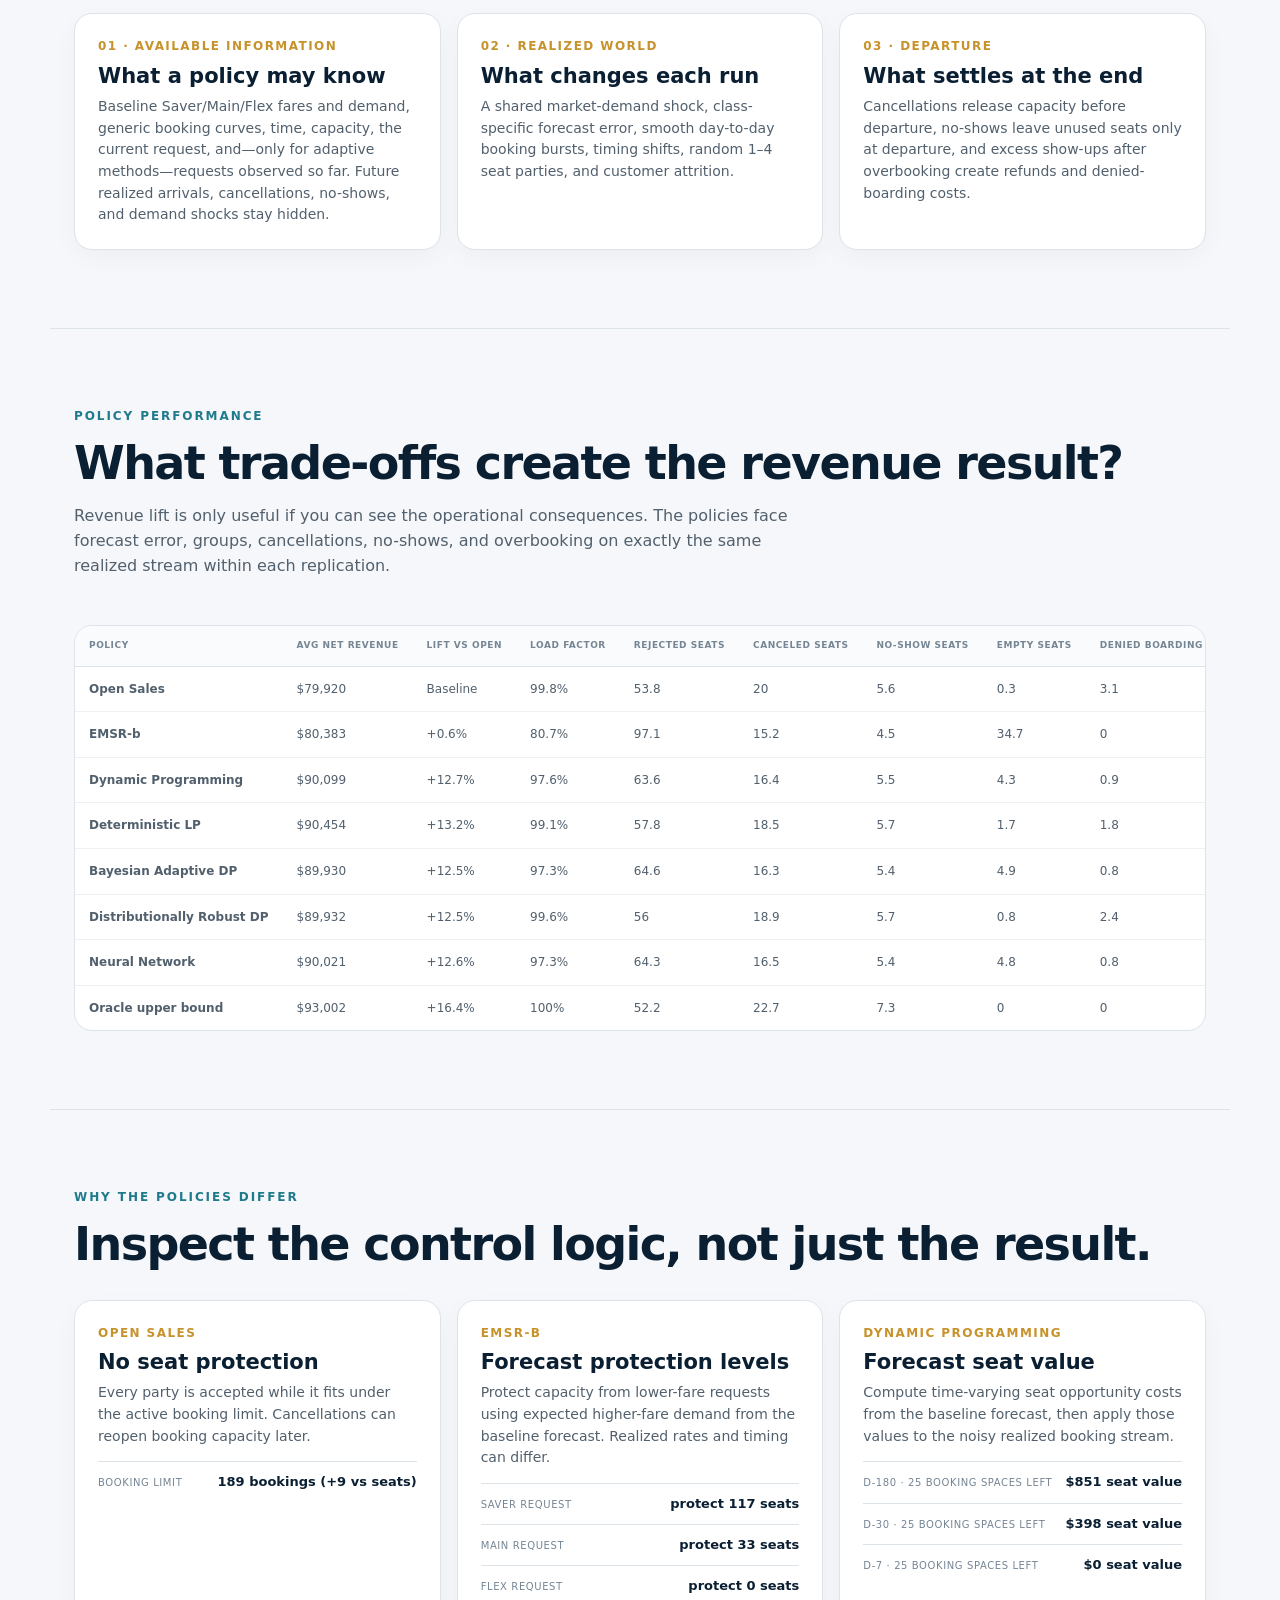
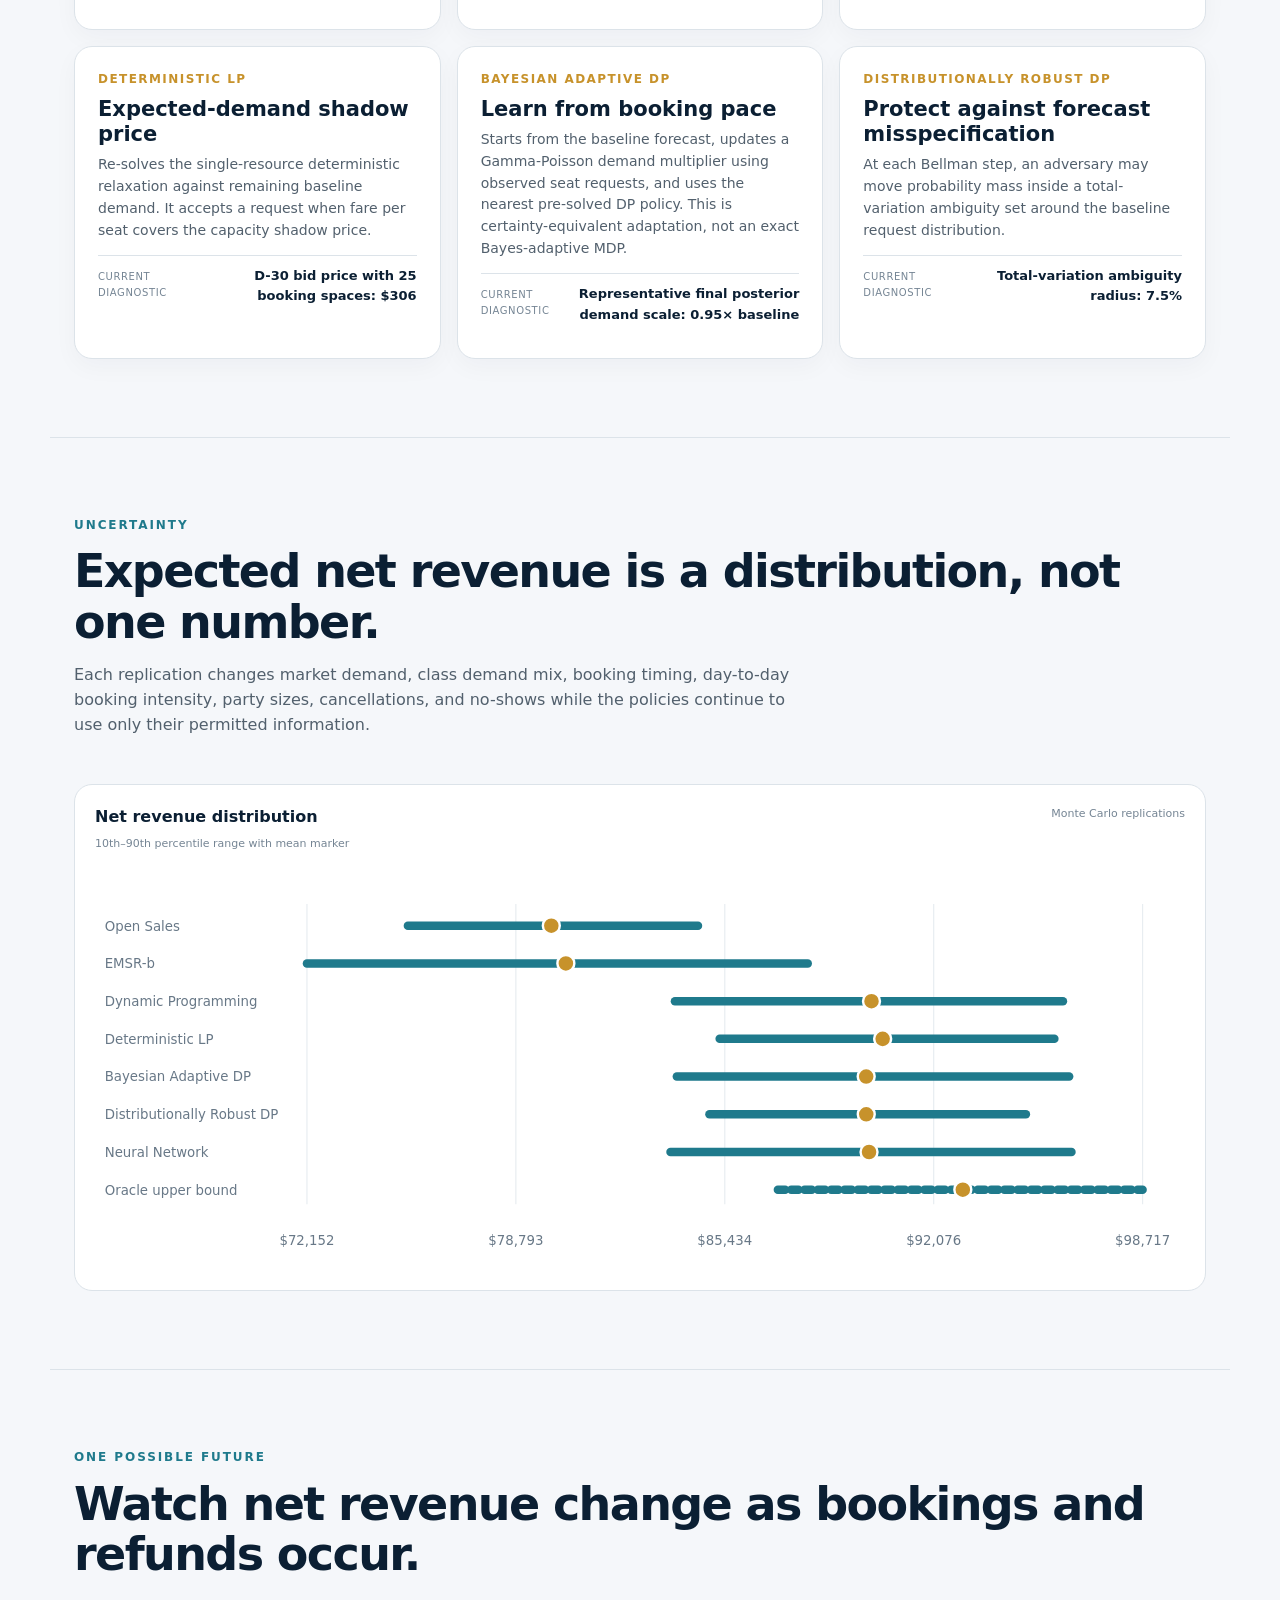
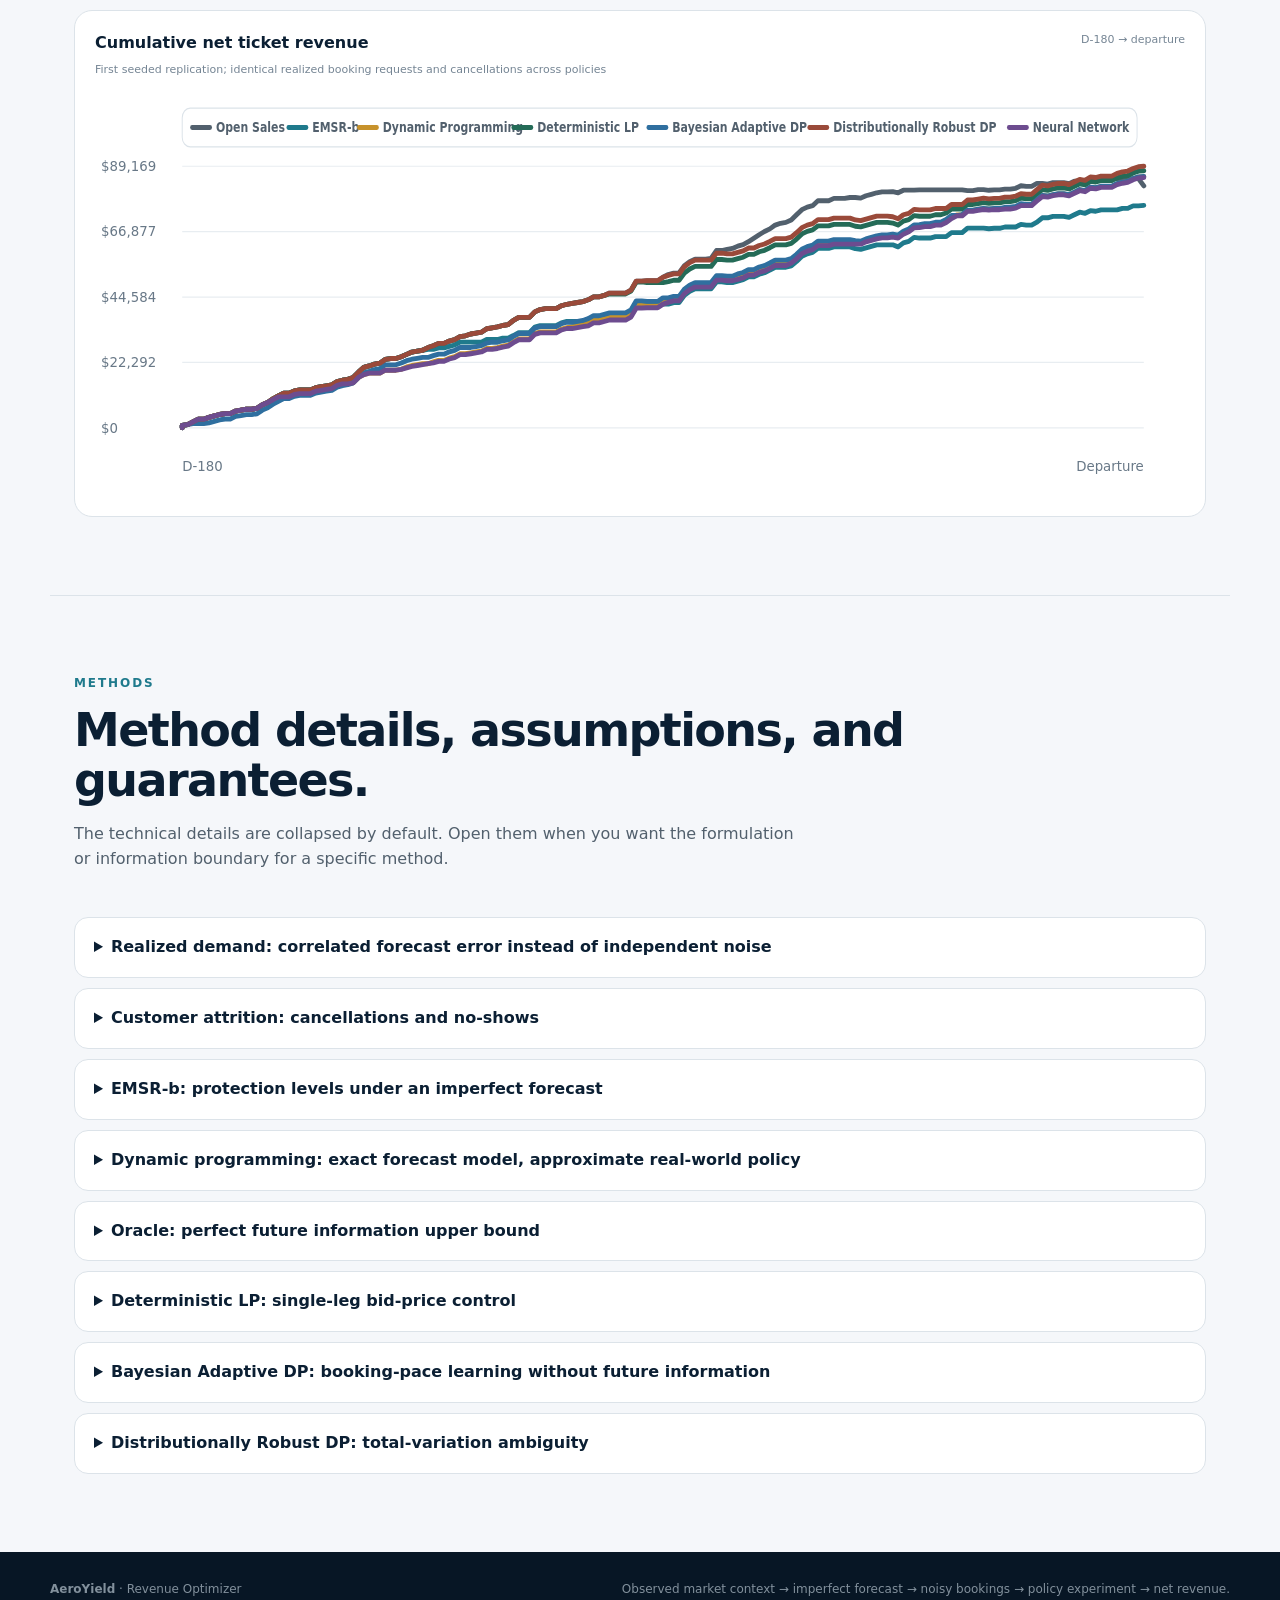
<file: site/optimizer.html>
<!doctype html>
<html lang="en">
<head>
  <meta charset="utf-8" />
  <meta name="viewport" content="width=device-width, initial-scale=1" />
  <meta name="description" content="Compare airline seat-control policies under uncertain booking demand using Monte Carlo simulation and operations-research methods." />
  <title>Revenue Optimizer | AeroYield</title>
  <link rel="stylesheet" href="styles.css" />
  <link rel="stylesheet" href="analyst.css" />
  <link rel="stylesheet" href="optimizer.css" />
</head>
<body>
<header class="topbar">
  <a class="brand" href="index.html"><span class="brand-mark">AY</span><span>AeroYield</span></a>
  <nav aria-label="Primary navigation"><a href="index.html">Home</a><a href="market.html">The Problem</a><a href="data.html">Market Data</a><a class="nav-cta active" href="optimizer.html">Revenue Optimizer</a></nav>
</header>
<main>
  <section class="page-hero">
    <div class="eyebrow">REVENUE OPTIMIZER</div>
    <h1>How much are better seat-control decisions worth?</h1>
    <p class="lead">Choose a route and operating assumptions, then compare seat-control policies on the same uncertain booking streams. Start with Open Sales, EMSR-b, and finite-horizon dynamic programming; optional LP, Bayesian, robust, and neural policies provide deeper comparisons. No deployable policy sees the realized future. Only the oracle benchmark does.</p>
  </section>

  <section class="section compact">
    <div class="callout"><strong>How to read this page:</strong> the market data provides route context, while Saver/Main/Flex booking classes and individual booking events are modeled assumptions. Every selected policy is tested against identical seeded realizations so revenue differences come from the control rule rather than different random demand.</div>
  </section>

  <section class="section compact">
    <div class="optimizer-workbench">
      <aside class="controls-card optimizer-sidebar">
        <div class="panel-label">EXPERIMENT INPUTS</div>
        <label class="field-label" for="routeSelect">Route</label>
        <select id="routeSelect" class="select"></select>

        <div class="input-pair">
          <label><span>Aircraft seats</span><input id="capacityInput" type="number" min="1" max="400" step="1" /></label>
          <label><span>Replications</span><input id="replicationsInput" type="number" min="50" max="5000" step="50" value="500" /></label>
        </div>

        <label class="field-label" for="demandScale">Forecast demand scenario</label>
        <div class="range-row"><input id="demandScale" type="range" min="70" max="130" step="5" value="100" /><strong id="demandScaleValue">100%</strong></div>
        <p class="fine-print">Scales the baseline Saver/Main/Flex forecast. The realized flight is generated separately in every replication.</p>

        <div class="field-label policy-label">Simulation assumptions</div>
        <div class="realism-controls">
          <label class="range-field" for="forecastError">
            <span><b>Demand uncertainty</b><strong id="forecastErrorValue">15%</strong></span>
            <input id="forecastError" type="range" min="0" max="40" step="5" value="15" />
          </label>
          <label class="range-field" for="timingJitter">
            <span><b>Booking-timing uncertainty</b><strong id="timingJitterValue">±14 days</strong></span>
            <input id="timingJitter" type="range" min="0" max="30" step="2" value="14" />
          </label>
          <label class="range-field" for="cancellationRate">
            <span><b>Cancellation base rate</b><strong id="cancellationRateValue">8%</strong></span>
            <input id="cancellationRate" type="range" min="0" max="25" step="1" value="8" />
          </label>
          <label class="range-field" for="noShowRate">
            <span><b>No-show probability</b><strong id="noShowRateValue">3%</strong></span>
            <input id="noShowRate" type="range" min="0" max="15" step="1" value="3" />
          </label>
          <label class="range-field" for="refundRate">
            <span><b>Refund if cancelled</b><strong id="refundRateValue">70%</strong></span>
            <input id="refundRate" type="range" min="0" max="100" step="5" value="70" />
          </label>
          <label class="range-field" for="overbookPct">
            <span><b>Overbooking limit</b><strong id="overbookPctValue">5%</strong></span>
            <input id="overbookPct" type="range" min="0" max="15" step="1" value="5" />
          </label>
        </div>
        <p class="fine-print"><strong>Party size:</strong> 84% request 1 seat, 12% request 2, 3% request 3, and 1% request 4. Earlier bookings have more time to cancel; cancellations tend to occur later in the remaining booking horizon. No-shows are only revealed at departure. Denied-boarded customers receive a full ticket refund plus a fixed $400 modeled compensation cost.</p>

        <label class="field-label" for="seedInput">Random seed</label>
        <input id="seedInput" type="number" min="1" step="1" value="20260912" />

        <div class="field-label policy-label">Core policies</div>
        <label class="policy-check fixed"><input type="checkbox" data-policy="open" checked disabled /><span><strong>Open Sales</strong><small>Accepts every party that fits under the current booking limit.</small></span></label>
        <label class="policy-check"><input type="checkbox" data-policy="emsr" checked /><span><strong>EMSR-b</strong><small>Protects seats using the baseline higher-fare demand forecast, not the realized future.</small></span></label>
        <label class="policy-check"><input type="checkbox" data-policy="dp" checked /><span><strong>Dynamic Programming</strong><small>Uses baseline period-by-period demand estimates and applies forecast seat values to the realized booking stream.</small></span></label>
        <p class="fine-print">Start with these three for the clearest comparison. Advanced and learned policies are available below as optional extensions.</p>
        <p class="fine-print"><strong>Oracle upper bound:</strong> sees realized demand, cancellations, and no-shows. It is intentionally unattainable and is used only as a perfect-information benchmark.</p>

        <button id="optimizeButton" class="button primary full" type="button">Run revenue experiment</button>
        <div id="optimizerStatus" class="status-badge ready optimizer-status"><i></i> Ready</div>
      </aside>

      <div class="optimizer-main">
        <div class="decision-banner">
          <div><span>BEST POLICY IN THIS EXPERIMENT</span><strong id="bestPolicyName">—</strong><p id="bestPolicySummary">Run the experiment to compare policies.</p></div>
          <div class="decision-lift"><span>NET REVENUE LIFT VS OPEN</span><strong id="bestPolicyLift">—</strong></div>
        </div>
        <div class="kpi-grid optimizer-kpis">
          <article class="kpi-card"><span>Best avg net revenue</span><strong id="bestRevenue">—</strong><small>ticket sales minus refunds and denied-boarding costs</small></article>
          <article class="kpi-card"><span>Oracle gap</span><strong id="clairvoyantGap">—</strong><small>remaining value of perfect future information</small></article>
          <article class="kpi-card"><span>Best load factor</span><strong id="bestLoad">—</strong><small>boarded passengers ÷ physical seats</small></article>
          <article class="kpi-card"><span>Best avg sold fare</span><strong id="bestAcceptedFare">—</strong><small>gross ticket sales ÷ accepted seats</small></article>
        </div>
        <article class="chart-card optimizer-revenue-card">
          <div class="chart-title"><div><strong>Average net revenue by policy</strong><br><span>Same realized demand, party sizes, cancellations, and no-shows within each replication</span></div><span id="experimentLabel">—</span></div>
          <div id="policyRevenueBars" class="bar-chart wide-bars"></div>
        </article>
      </div>
    </div>
  </section>

  <section class="section">
    <div class="section-heading"><div><div class="eyebrow">SIMULATION MODEL</div><h2>The forecast is a best guess. The realized flight is noisier.</h2><p class="section-copy">AeroYield separates the information available to a policy from the random events that actually occur. The purpose is to compare decision rules under forecast error, not to assume that the airline knows future demand.</p></div></div>
    <div class="three-col simulation-model-grid">
      <article class="card">
        <div class="number">01 · AVAILABLE INFORMATION</div>
        <h3>What a policy may know</h3>
        <p>Baseline Saver/Main/Flex fares and demand, generic booking curves, time, capacity, the current request, and—only for adaptive methods—requests observed so far. Future realized arrivals, cancellations, no-shows, and demand shocks stay hidden.</p>
      </article>
      <article class="card">
        <div class="number">02 · REALIZED WORLD</div>
        <h3>What changes each run</h3>
        <p>A shared market-demand shock, class-specific forecast error, smooth day-to-day booking bursts, timing shifts, random 1–4 seat parties, and customer attrition.</p>
      </article>
      <article class="card">
        <div class="number">03 · DEPARTURE</div>
        <h3>What settles at the end</h3>
        <p>Cancellations release capacity before departure, no-shows leave unused seats only at departure, and excess show-ups after overbooking create refunds and denied-boarding costs.</p>
      </article>
    </div>
  </section>

  <section class="section">
    <div class="section-heading"><div><div class="eyebrow">POLICY PERFORMANCE</div><h2>What trade-offs create the revenue result?</h2><p class="section-copy">Revenue lift is only useful if you can see the operational consequences. The policies face forecast error, groups, cancellations, no-shows, and overbooking on exactly the same realized stream within each replication.</p></div></div>
    <article class="table-card"><div class="table-scroll"><table class="analyst-table optimizer-table"><thead><tr><th>Policy</th><th>Avg net revenue</th><th>Lift vs Open</th><th>Load factor</th><th>Rejected seats</th><th>Canceled seats</th><th>No-show seats</th><th>Empty seats</th><th>Denied boarding</th><th>Avg sold fare</th><th>Regret</th></tr></thead><tbody id="optimizerPolicyTable"></tbody></table></div></article>
  </section>

  <section class="section">
    <div class="section-heading"><div><div class="eyebrow">WHY THE POLICIES DIFFER</div><h2>Inspect the control logic, not just the result.</h2></div></div>
    <div class="three-col mechanics-grid">
      <article class="card"><div class="number">OPEN SALES</div><h3>No seat protection</h3><p>Every party is accepted while it fits under the active booking limit. Cancellations can reopen booking capacity later.</p><div class="mechanic-value"><span>Booking limit</span><strong id="openBookingLimit">—</strong></div></article>
      <article class="card"><div class="number">EMSR-B</div><h3>Forecast protection levels</h3><p>Protect capacity from lower-fare requests using expected higher-fare demand from the baseline forecast. Realized rates and timing can differ.</p><div id="emsrMechanics" class="mechanics-list"></div></article>
      <article class="card"><div class="number">DYNAMIC PROGRAMMING</div><h3>Forecast seat value</h3><p>Compute time-varying seat opportunity costs from the baseline forecast, then apply those values to the noisy realized booking stream.</p><div id="dpMechanics" class="mechanics-list"></div></article>
    </div>
  </section>

  <section class="section">
    <div class="section-heading"><div><div class="eyebrow">UNCERTAINTY</div><h2>Expected net revenue is a distribution, not one number.</h2><p class="section-copy">Each replication changes market demand, class demand mix, booking timing, day-to-day booking intensity, party sizes, cancellations, and no-shows while the policies continue to use only their permitted information.</p></div></div>
    <article class="chart-card"><div class="chart-title"><div><strong>Net revenue distribution</strong><br><span>10th–90th percentile range with mean marker</span></div><span>Monte Carlo replications</span></div><div class="trend-wrap"><svg id="optimizerDistribution" class="trend-svg" viewBox="0 0 900 330" role="img" aria-label="Net revenue distribution by policy"></svg></div></article>
  </section>

  <section class="section">
    <div class="section-heading"><div><div class="eyebrow">ONE POSSIBLE FUTURE</div><h2>Watch net revenue change as bookings and refunds occur.</h2></div></div>
    <article class="chart-card"><div class="chart-title"><div><strong>Cumulative net ticket revenue</strong><br><span>First seeded replication; identical realized booking requests and cancellations across policies</span></div><span>D-180 → departure</span></div><div class="trend-wrap"><svg id="optimizerRepresentative" class="trend-svg" viewBox="0 0 900 330" role="img" aria-label="Representative cumulative net revenue by policy"></svg></div></article>
  </section>

  <section class="section">
    <div class="section-heading"><div><div class="eyebrow">METHODS</div><h2>Method details, assumptions, and guarantees.</h2><p class="section-copy">The technical details are collapsed by default. Open them when you want the formulation or information boundary for a specific method.</p></div></div>
    <div class="method-stack">
      <details class="method-details"><summary>Realized demand: correlated forecast error instead of independent noise</summary><div><p>Each replication draws a market-wide demand shock and class-specific demand error. It also shifts booking timing and applies persistent day-level booking noise, so a strong or weak booking period tends to persist rather than producing unrelated spikes every day. These realized probabilities generate the requests; deployable policies never receive the future realized process.</p><p><strong>Interpretation:</strong> the sliders define scenario uncertainty, not statistically calibrated airline forecast errors.</p></div></details>
      <details class="method-details"><summary>Customer attrition: cancellations and no-shows</summary><div><p>Earlier bookings have more time to cancel, so their event-level cancellation probability is higher than bookings made close to departure. A cancellation releases its seats when it occurs and subtracts the selected refund fraction from net revenue. A no-show remains an active booking until departure, retains its ticket revenue in the current model, and can leave capacity unused if overbooking was insufficient.</p></div></details>
      <details class="method-details"><summary>EMSR-b: protection levels under an imperfect forecast</summary><div><p>Fare classes are sorted from highest to lowest fare. Higher-fare forecast demand is aggregated and converted into nested protection levels. The realized simulation then perturbs demand level and booking timing and introduces party sizes and attrition, so EMSR-b does not receive the stochastic process that actually generates the requests.</p><p><strong>Guarantee:</strong> EMSR-b remains a heuristic.</p></div></details>
      <details class="method-details"><summary>Dynamic programming: exact forecast model, approximate real-world policy</summary><div><p>The DP state remains booking period and remaining booking capacity. Its Bellman recursion is solved exactly for the baseline one-seat forecast model. In the realized simulation, requests can contain multiple seats, arrival rates and timing differ from forecast, and cancellations/no-shows alter final capacity usage. Multi-seat requests are evaluated against the sum of the relevant forecast seat bid prices.</p><p><strong>Guarantee:</strong> the DP is exact only for its internal forecast model. Its simulation performance is a robustness experiment, not an optimality claim for the richer realized world.</p></div></details>
      <details class="method-details"><summary>Oracle: perfect future information upper bound</summary><div><p>The oracle knows the realized requests, which bookings cancel, and which customers no-show. It relaxes transient booking-limit constraints and selects the best show-up parties against physical capacity, so it is intentionally unattainable and used only as a perfect-information upper bound.</p></div></details>
    </div>
  </section>
</main>
<footer><div><strong>AeroYield</strong> · Revenue Optimizer</div><div>Observed market context → imperfect forecast → noisy bookings → policy experiment → net revenue.</div></footer>
<script src="analytics.js"></script>
<script src="clarity.js"></script>
<script src="rm.js"></script>
<script src="simulation.js"></script>
<script src="app.js"></script>
</body>
</html>
</file>
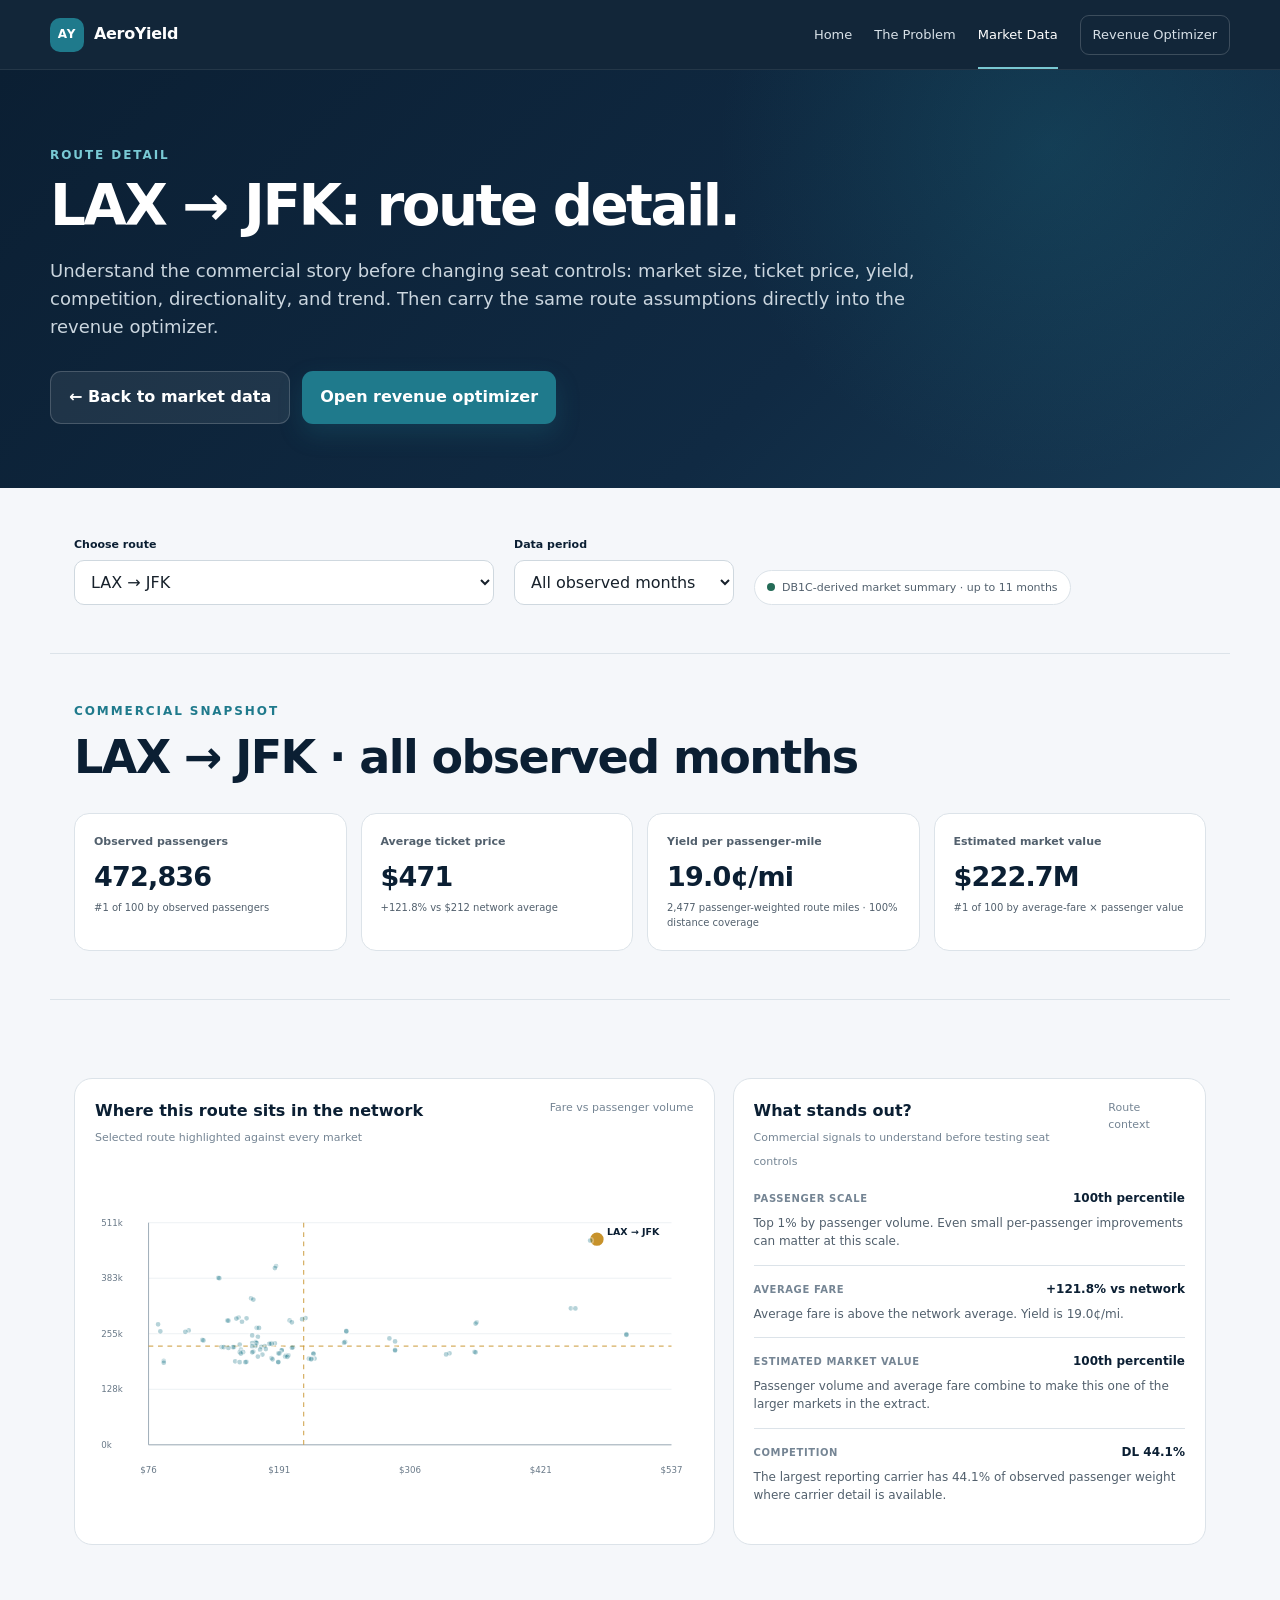
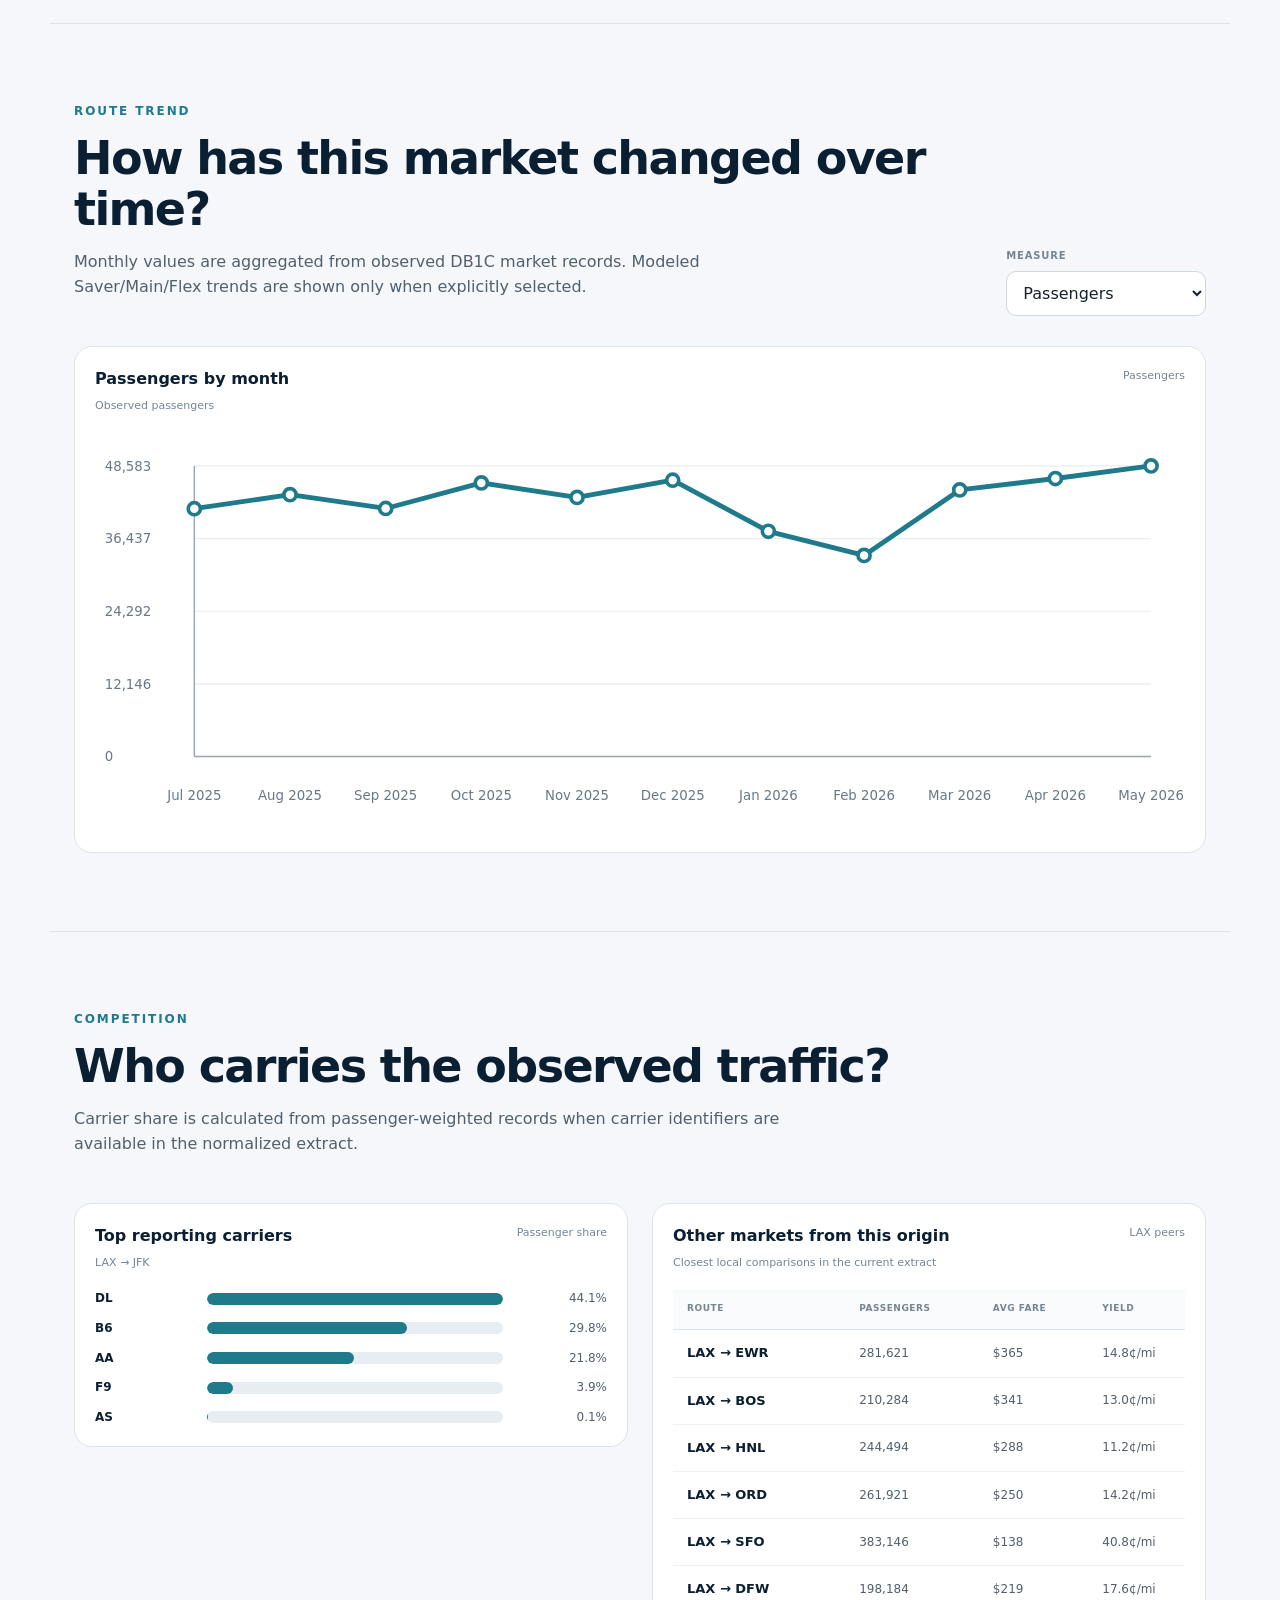
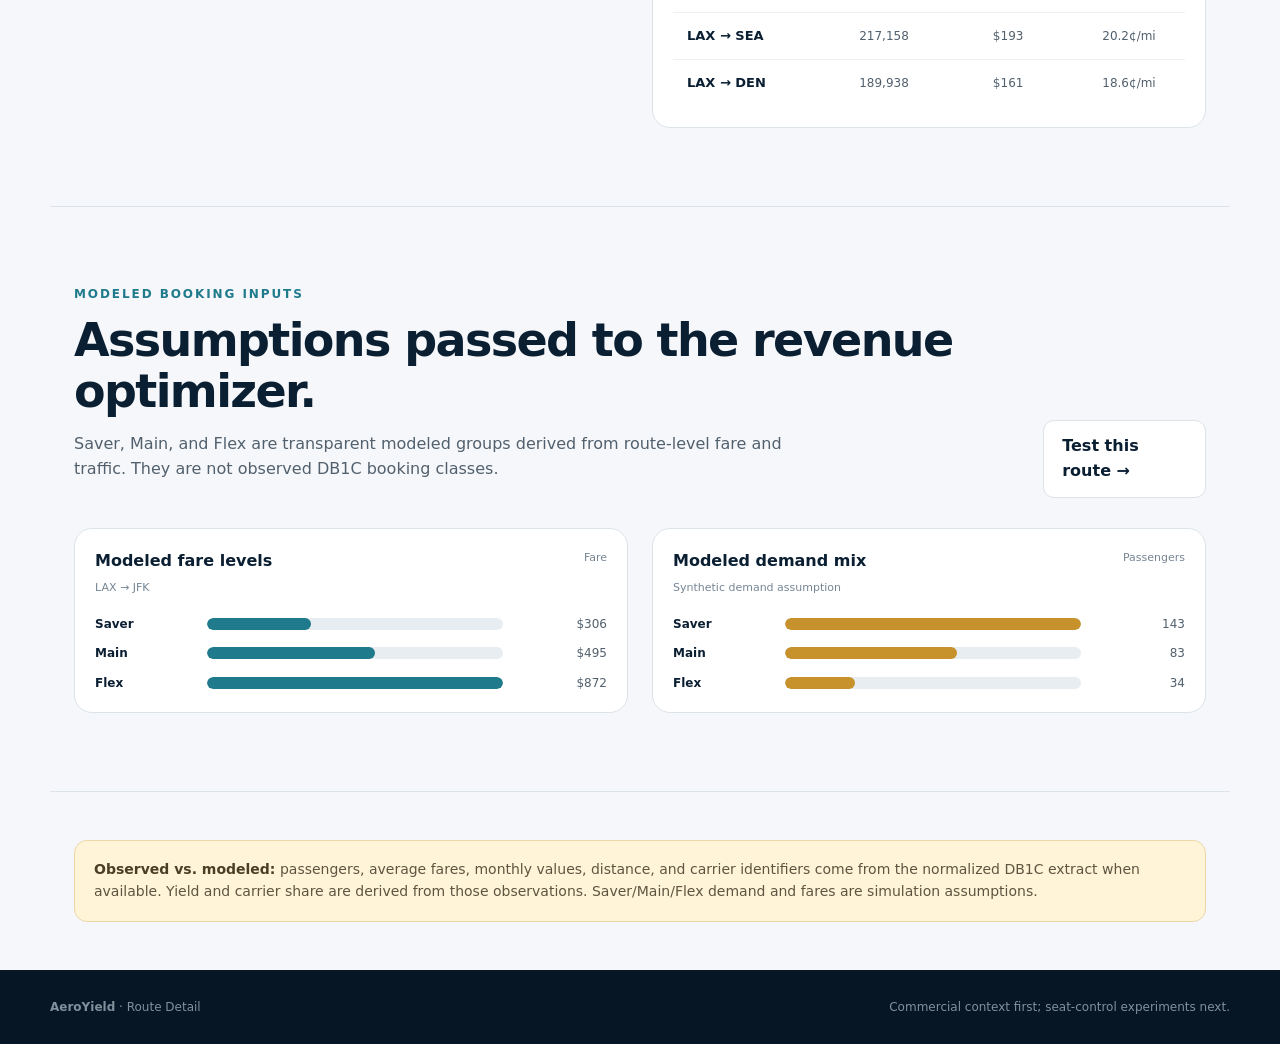
<file: site/route.html>
<!doctype html>
<html lang="en">
<head>
  <meta charset="utf-8" />
  <meta name="viewport" content="width=device-width, initial-scale=1" />
  <meta name="description" content="Inspect one airline route: passenger scale, fares, yield, carrier share, monthly trend, and modeled booking inputs." />
  <title>Route Detail | AeroYield</title>
  <link rel="stylesheet" href="styles.css" />
  <link rel="stylesheet" href="analyst.css" />
</head>
<body>
<header class="topbar">
  <a class="brand" href="index.html"><span class="brand-mark">AY</span><span>AeroYield</span></a>
  <nav aria-label="Primary navigation">
    <a href="index.html">Home</a><a href="market.html">The Problem</a><a class="active" href="data.html">Market Data</a><a class="nav-cta" href="optimizer.html">Revenue Optimizer</a>
  </nav>
</header>
<main>
  <section class="page-hero analyst-hero">
    <div class="eyebrow">ROUTE DETAIL</div>
    <h1 id="routeHeroTitle">Inspect one market in context.</h1>
    <p class="lead">Understand the commercial story before changing seat controls: market size, ticket price, yield, competition, directionality, and trend. Then carry the same route assumptions directly into the revenue optimizer.</p>
    <div class="hero-actions"><a class="button secondary" href="data.html">← Back to market data</a><a class="button primary" href="optimizer.html">Open revenue optimizer</a></div>
  </section>

  <section class="section compact">
    <div class="route-toolbar">
      <div class="route-picker"><label class="field-label" for="routeSelect">Choose route</label><select id="routeSelect" class="select"></select></div>
      <div class="route-picker period-picker"><label class="field-label" for="monthSelect">Data period</label><select id="monthSelect" class="select" aria-label="Choose month of route data"></select></div>
      <div id="routeSourceBadge" class="status-badge ready"><i></i> Loading market data</div>
    </div>
  </section>

  <section class="section compact">
    <div class="section-heading"><div><div class="eyebrow">COMMERCIAL SNAPSHOT</div><h2 id="routeSectionTitle">Route snapshot</h2></div></div>
    <div class="kpi-grid">
      <article class="kpi-card"><span>Observed passengers</span><strong id="routePassengers">—</strong><small id="routePassengerRank">network passenger rank</small></article>
      <article class="kpi-card"><span>Average ticket price</span><strong id="routeFare">—</strong><small id="routeFareDelta">vs network average</small></article>
      <article class="kpi-card"><span>Yield per passenger-mile</span><strong id="routeYield">—</strong><small id="routeYieldNote">requires route distance</small></article>
      <article class="kpi-card"><span>Estimated market value</span><strong id="routeRevenue">—</strong><small id="routeRevenueRank">average fare × passengers</small></article>
    </div>
  </section>

  <section class="section">
    <div class="analyst-chart-grid route-analysis-grid">
      <article class="chart-card">
        <div class="chart-title"><div><strong>Where this route sits in the network</strong><br><span>Selected route highlighted against every market</span></div><span>Fare vs passenger volume</span></div>
        <div class="scatter-wrap"><svg id="routeScatter" class="scatter-svg analyst-scatter" viewBox="0 0 760 360" role="img" aria-label="Selected route positioned against network fare and passenger volume"></svg></div>
      </article>
      <article class="chart-card analyst-readout-card">
        <div class="chart-title"><div><strong>What stands out?</strong><br><span>Commercial signals to understand before testing seat controls</span></div><span>Route context</span></div>
        <div id="analystReadout" class="readout-list"></div>
      </article>
    </div>
  </section>

  <section class="section">
    <div class="section-heading trend-heading">
      <div><div class="eyebrow">ROUTE TREND</div><h2>How has this market changed over time?</h2><p class="section-copy">Monthly values are aggregated from observed DB1C market records. Modeled Saver/Main/Flex trends are shown only when explicitly selected.</p></div>
      <label class="metric-picker" for="trendMetric"><span>Measure</span><select id="trendMetric" class="select">
        <option value="passengers">Passengers</option><option value="revenue">Estimated market value</option><option value="avgFare">Average fare</option><option value="yield">Yield per mile</option><option value="saverFare">Saver fare</option><option value="mainFare">Main fare</option><option value="flexFare">Flex fare</option><option value="saverDemand">Saver demand</option><option value="mainDemand">Main demand</option><option value="flexDemand">Flex demand</option>
      </select></label>
    </div>
    <article class="chart-card trend-card"><div class="chart-title"><div><strong id="trendTitle">Monthly route trend</strong><br><span id="trendSubtitle">Observed monthly values</span></div><span id="trendUnit">Passengers</span></div><div class="trend-wrap"><svg id="routeTrend" class="trend-svg" viewBox="0 0 900 330" role="img" aria-label="Selected route values over time"></svg></div></article>
  </section>

  <section class="section">
    <div class="section-heading"><div><div class="eyebrow">COMPETITION</div><h2>Who carries the observed traffic?</h2><p class="section-copy">Carrier share is calculated from passenger-weighted records when carrier identifiers are available in the normalized extract.</p></div></div>
    <div class="two-col">
      <article class="chart-card"><div class="chart-title"><div><strong>Top reporting carriers</strong><br><span id="carrierShareSubtitle">Selected route</span></div><span>Passenger share</span></div><div id="carrierShareBars" class="bar-chart wide-bars"></div></article>
      <article class="chart-card"><div class="chart-title"><div><strong>Other markets from this origin</strong><br><span>Closest local comparisons in the current extract</span></div><span id="peerHeading">Origin peers</span></div><div class="table-scroll"><table class="analyst-table peer-table"><thead><tr><th>Route</th><th>Passengers</th><th>Avg fare</th><th>Yield</th><th>Market value</th><th></th></tr></thead><tbody id="peerTableBody"></tbody></table></div></article>
    </div>
  </section>

  <section class="section">
    <div class="section-heading">
      <div><div class="eyebrow">MODELED BOOKING INPUTS</div><h2>Assumptions passed to the revenue optimizer.</h2><p class="section-copy">Saver, Main, and Flex are transparent modeled groups derived from route-level fare and traffic. They are not observed DB1C booking classes.</p></div>
      <a class="button light" href="optimizer.html">Test this route →</a>
    </div>
    <div class="two-col">
      <article class="chart-card"><div class="chart-title"><div><strong>Modeled fare levels</strong><br><span id="modeledRouteName">Selected route</span></div><span>Fare</span></div><div id="modeledFareBars" class="bar-chart wide-bars"></div></article>
      <article class="chart-card"><div class="chart-title"><div><strong>Modeled demand mix</strong><br><span>Synthetic demand assumption</span></div><span>Passengers</span></div><div id="modeledDemandBars" class="bar-chart wide-bars"></div></article>
    </div>
  </section>

  <section class="section compact"><div class="callout"><strong>Observed vs. modeled:</strong> passengers, average fares, monthly values, distance, and carrier identifiers come from the normalized DB1C extract when available. Yield and carrier share are derived from those observations. Saver/Main/Flex demand and fares are simulation assumptions.</div></section>
</main>
<footer><div><strong>AeroYield</strong> · Route Detail</div><div>Commercial context first; seat-control experiments next.</div></footer>
<script src="analytics.js"></script>
<script src="route.js"></script>
</body>
</html>
</file>
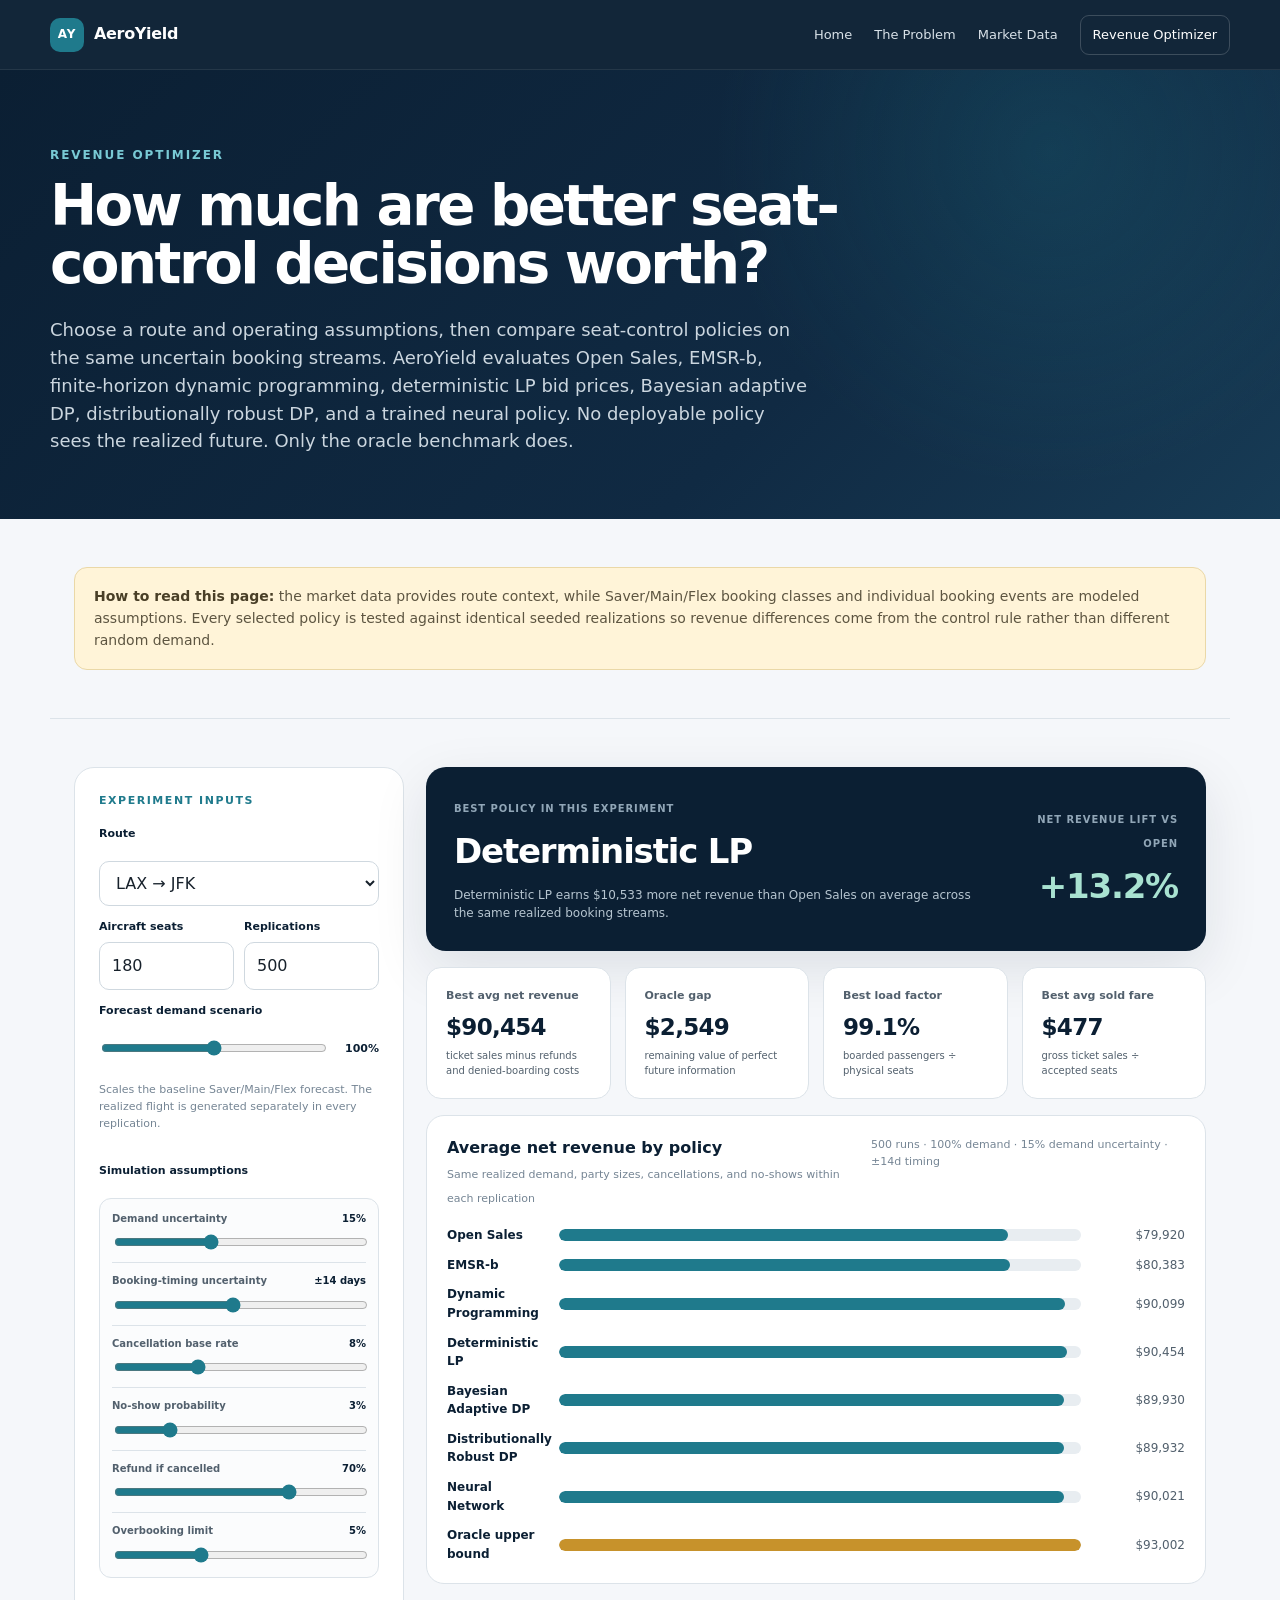
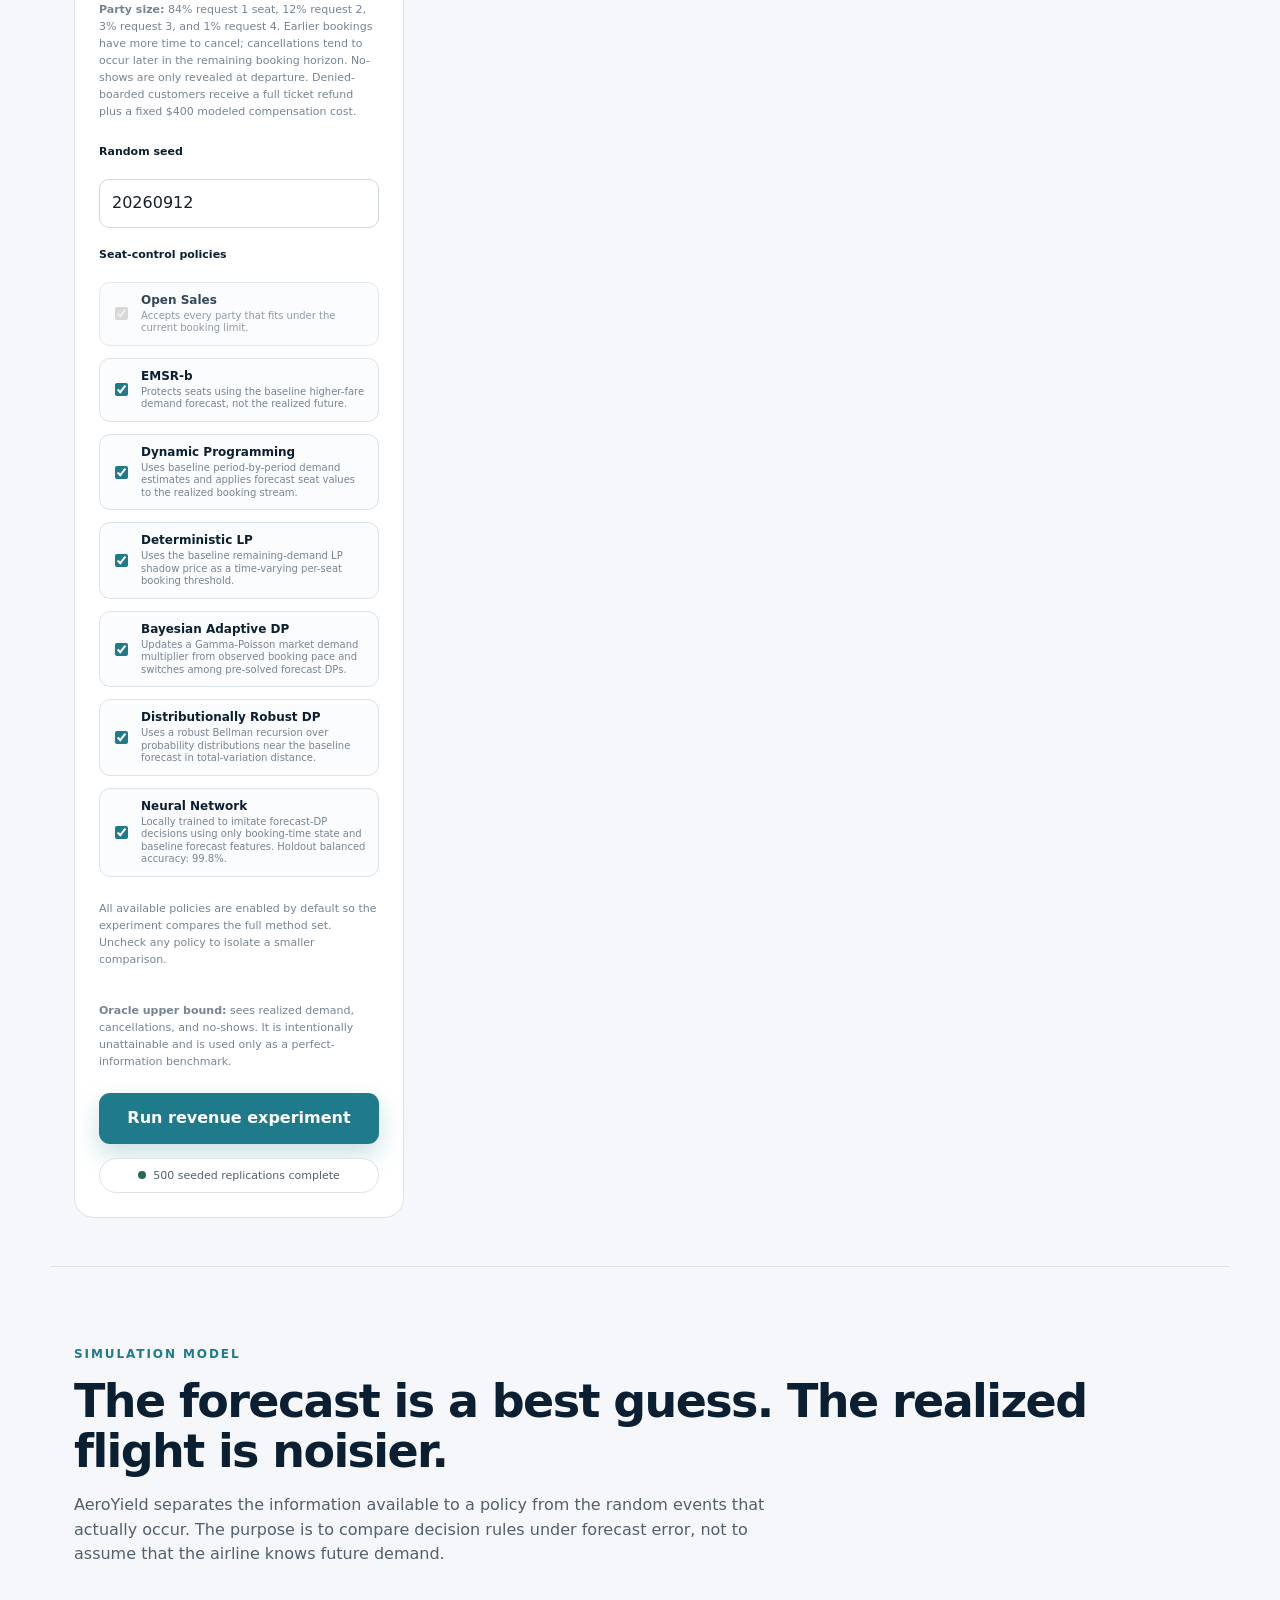
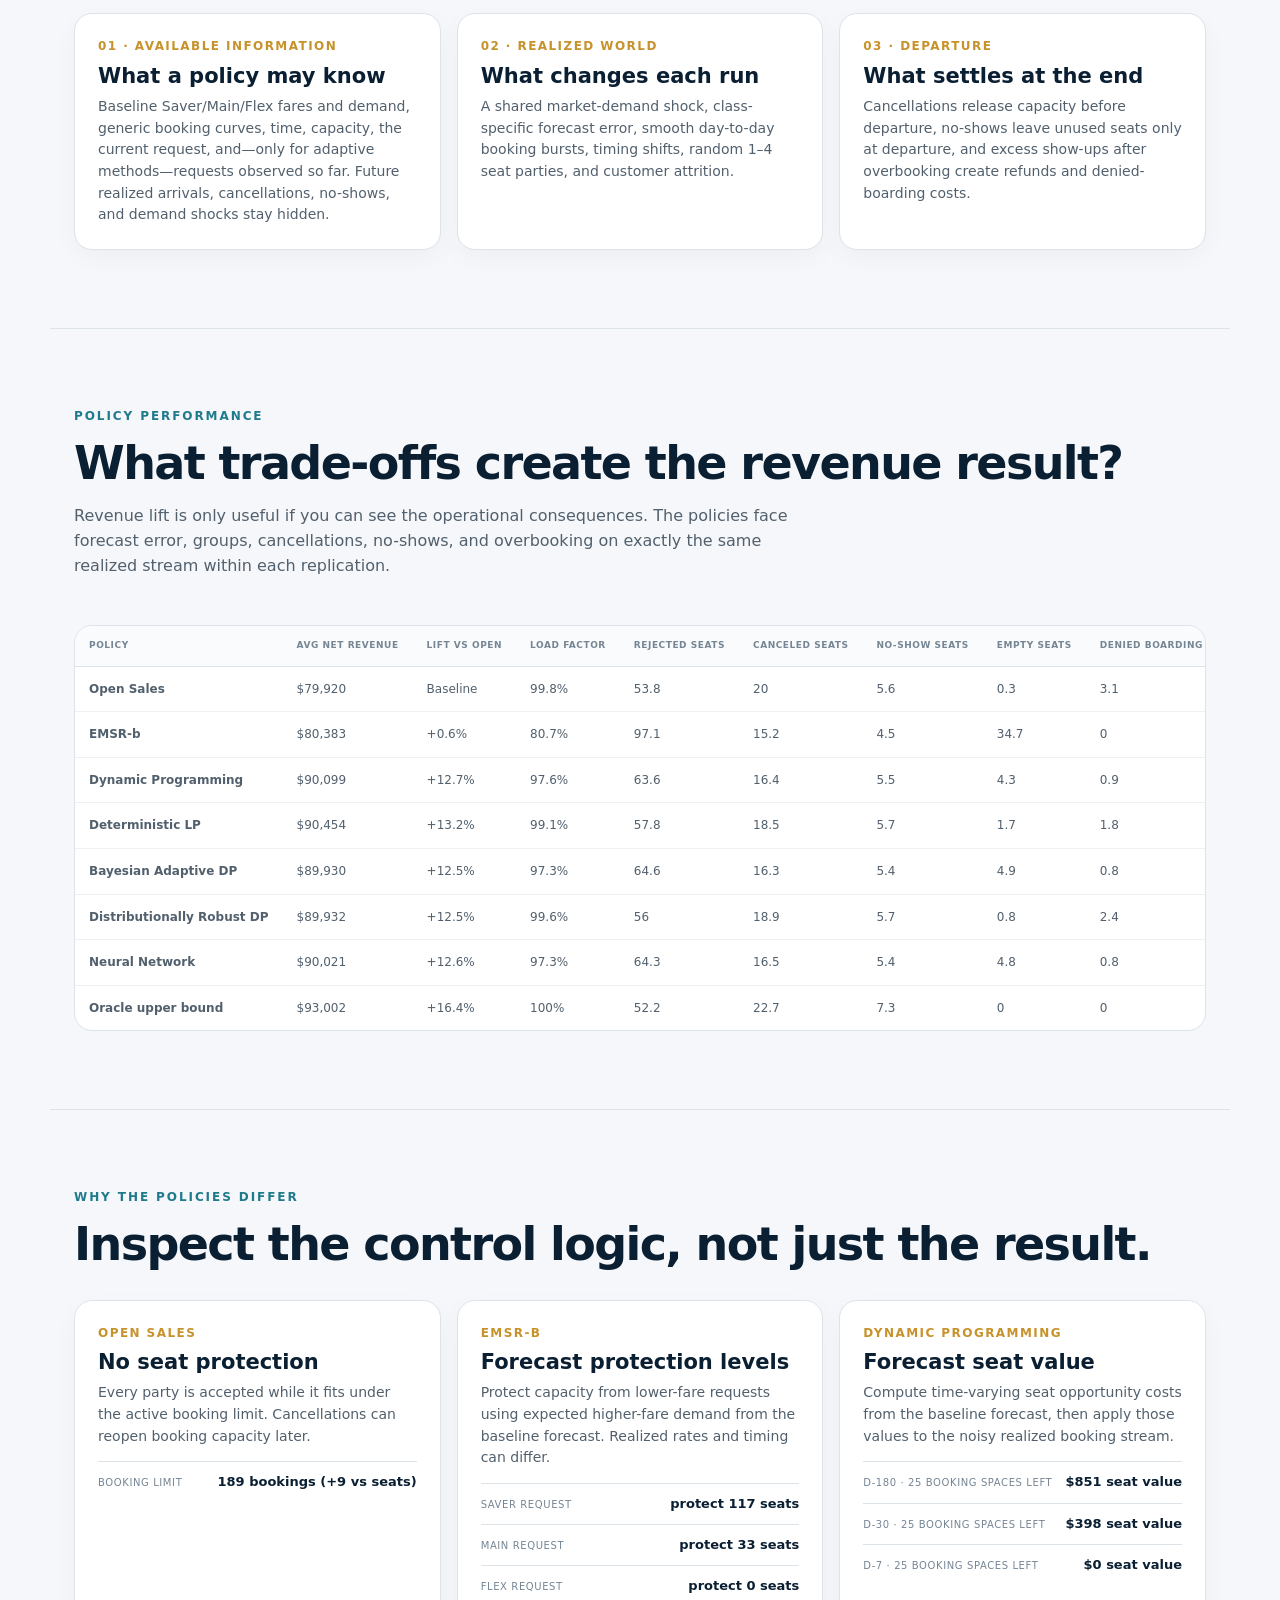
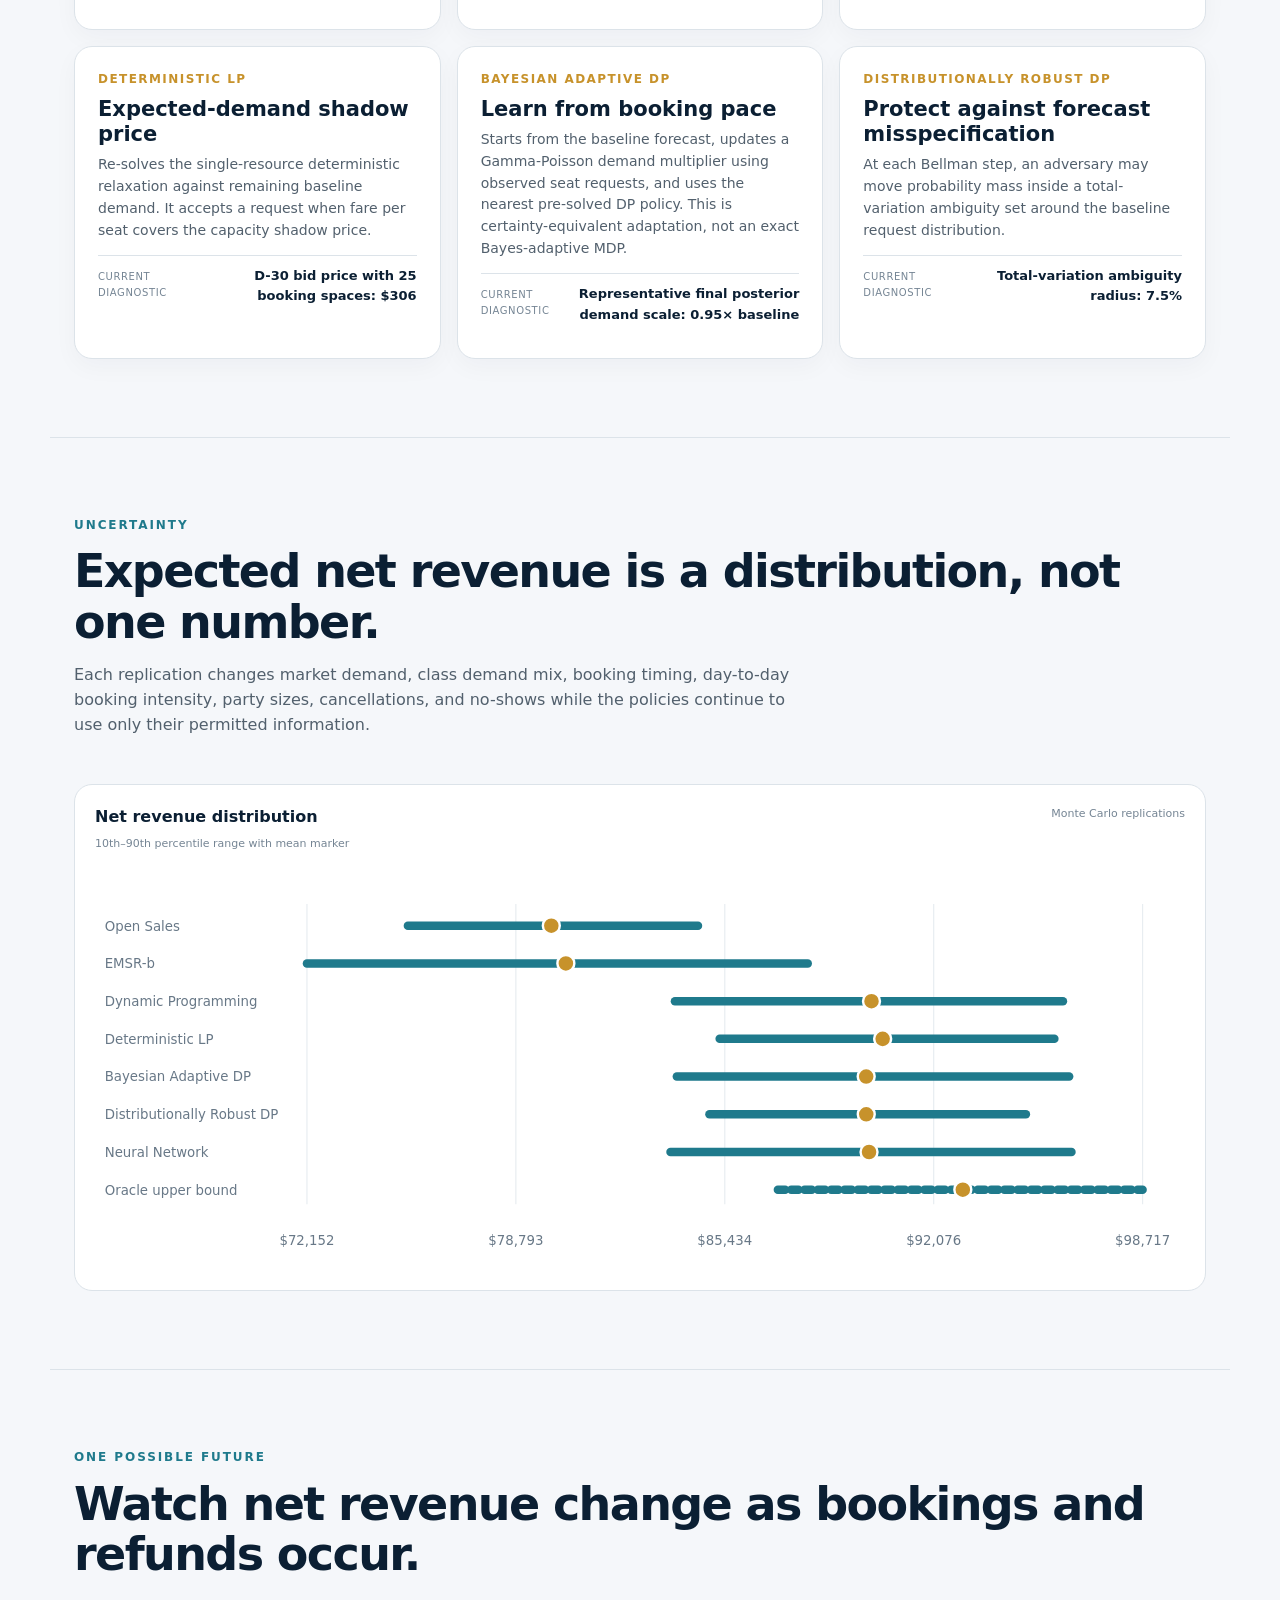
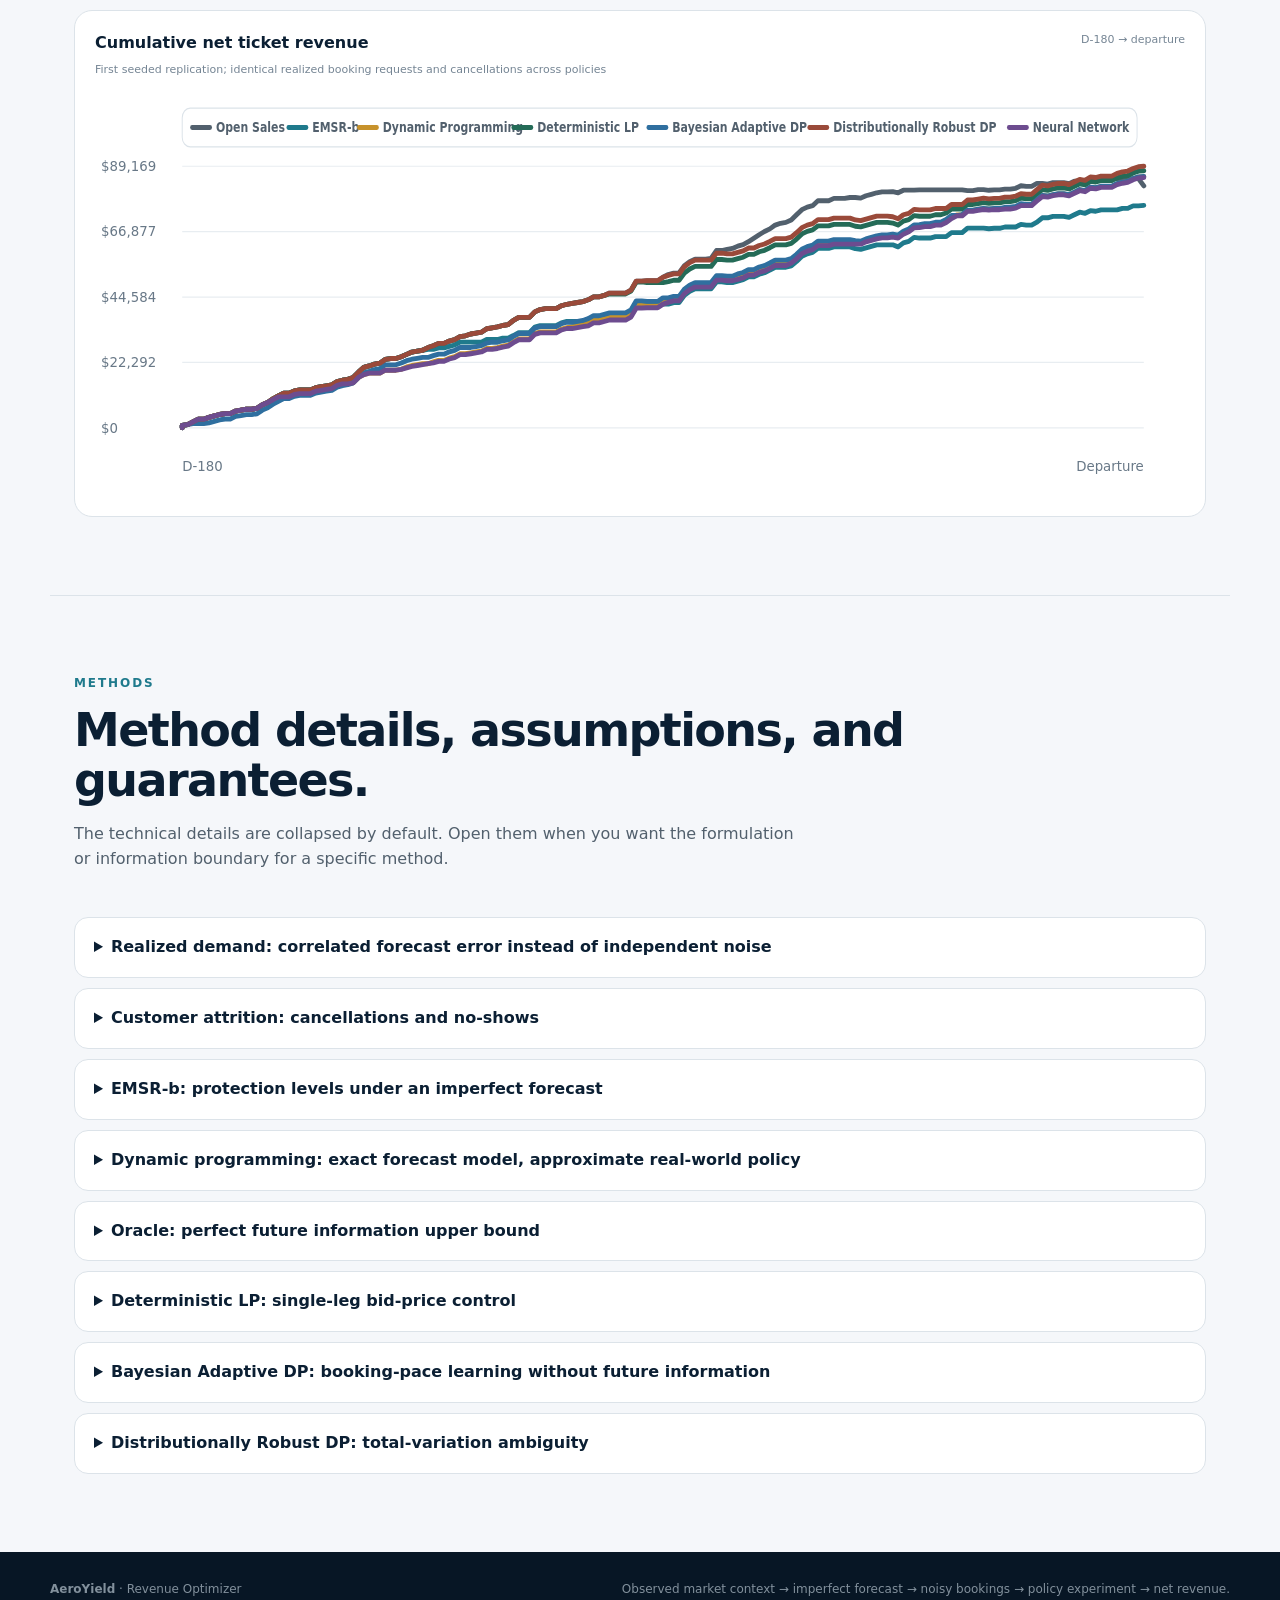
<file: site/twin.html>
<!doctype html>
<html lang="en">
<head>
  <meta charset="utf-8" />
  <meta name="viewport" content="width=device-width, initial-scale=1" />
  <meta http-equiv="refresh" content="0; url=optimizer.html" />
  <link rel="canonical" href="optimizer.html" />
  <title>Revenue Optimizer | AeroYield</title>
  <script>window.location.replace('optimizer.html');</script>
</head>
<body>
  <p>This page has moved to the <a href="optimizer.html">Revenue Optimizer</a>.</p>
</body>
</html>
</file>
<file: site/styles.css>
:root {
  --navy: #0b1f33;
  --navy-2: #142f49;
  --slate: #52606d;
  --muted: #758594;
  --teal: #1f7a8c;
  --teal-dark: #176675;
  --teal-soft: #dceff2;
  --gold: #c7922b;
  --gold-soft: #fff4d8;
  --cloud: #f5f7fa;
  --line: #dce3e9;
  --white: #ffffff;
  --ink: #17212b;
  --success: #246b57;
  --danger: #9a4b45;
  --radius: 18px;
  --shadow: 0 18px 55px rgba(11, 31, 51, .10);
}

* { box-sizing: border-box; }
html { scroll-behavior: smooth; }
body { margin: 0; font-family: Inter, ui-sans-serif, system-ui, -apple-system, BlinkMacSystemFont, "Segoe UI", sans-serif; color: var(--ink); background: var(--cloud); line-height: 1.55; }
a { color: inherit; text-decoration: none; }
button, input, select { font: inherit; }
button { cursor: pointer; }
img, svg { max-width: 100%; }

.topbar { position: sticky; top: 0; z-index: 30; min-height: 70px; padding: 0 max(22px, calc((100vw - 1180px) / 2)); display: flex; align-items: center; justify-content: space-between; gap: 24px; color: var(--white); background: rgba(11,31,51,.97); backdrop-filter: blur(12px); border-bottom: 1px solid rgba(255,255,255,.08); }
.brand { display: flex; align-items: center; gap: 10px; font-weight: 780; letter-spacing: -.02em; white-space: nowrap; }
.brand-mark { width: 34px; height: 34px; border-radius: 10px; display: grid; place-items: center; background: var(--teal); font-size: 12px; letter-spacing: .06em; }
nav { display: flex; gap: 22px; align-items: center; font-size: 13px; color: #d8e1e8; }
nav a { padding: 25px 0 22px; border-bottom: 2px solid transparent; }
nav a:hover { color: white; }
nav a.active { color: white; border-bottom-color: #78c7d2; }
.nav-cta { padding: 9px 12px !important; border: 1px solid rgba(255,255,255,.18) !important; border-radius: 9px; }

.page-hero { padding: 76px max(24px, calc((100vw - 1180px) / 2)) 64px; color: white; background: radial-gradient(circle at 82% 18%, rgba(31,122,140,.24), transparent 30%), linear-gradient(135deg, var(--navy) 0%, #102a43 64%, #173b55 100%); }
.page-hero.home { min-height: 545px; display: grid; grid-template-columns: 1.12fr .88fr; align-items: center; gap: 58px; }
.eyebrow { color: var(--teal); font-size: 12px; font-weight: 820; letter-spacing: .16em; margin-bottom: 12px; }
.page-hero .eyebrow { color: #79cad5; }
h1 { margin: 0; font-size: clamp(44px, 5vw, 70px); line-height: 1.04; letter-spacing: -.045em; }
.page-hero:not(.home) h1 { font-size: clamp(40px, 4.4vw, 60px); max-width: 900px; }
h1 span { color: #9fd9e2; }
.lead { max-width: 760px; color: #cbd6df; font-size: 18px; margin: 22px 0 0; }
.hero-actions { display: flex; gap: 12px; flex-wrap: wrap; margin-top: 30px; }
.button { border: 0; border-radius: 11px; padding: 13px 18px; font-weight: 760; display: inline-flex; justify-content: center; align-items: center; gap: 8px; }
.button.primary { background: var(--teal); color: white; box-shadow: 0 10px 25px rgba(31,122,140,.24); }
.button.primary:hover { background: var(--teal-dark); }
.button.secondary { background: rgba(255,255,255,.08); color: white; border: 1px solid rgba(255,255,255,.18); }
.button.light { background: white; color: var(--navy); border: 1px solid var(--line); }
.button.full { width: 100%; }

.hero-panel { padding: 28px; border-radius: 24px; background: rgba(255,255,255,.075); border: 1px solid rgba(255,255,255,.14); box-shadow: 0 26px 70px rgba(0,0,0,.20); }
.panel-label { font-size: 11px; font-weight: 800; letter-spacing: .14em; color: #9fb1bf; }
.big-number { font-size: 52px; font-weight: 830; letter-spacing: -.05em; margin-top: 8px; }
.panel-sub { color: #aebdca; font-size: 13px; }
.mini-grid { display: grid; grid-template-columns: 1fr 1fr; gap: 1px; background: rgba(255,255,255,.1); margin-top: 26px; border-radius: 13px; overflow: hidden; }
.mini-grid > div { background: rgba(11,31,51,.58); padding: 15px; }
.mini-grid span { display: block; color: #8fa4b5; font-size: 11px; margin-bottom: 4px; }
.mini-grid strong { font-size: 15px; }

.section { max-width: 1180px; margin: 0 auto; padding: 78px 24px; }
.section.compact { padding-top: 48px; padding-bottom: 48px; }
.section + .section { border-top: 1px solid var(--line); }
.section-heading { display: flex; justify-content: space-between; align-items: end; gap: 24px; margin-bottom: 30px; }
h2 { margin: 0; color: var(--navy); font-size: clamp(31px, 3.6vw, 46px); line-height: 1.1; letter-spacing: -.035em; }
h3 { margin: 8px 0 7px; color: var(--navy); font-size: 21px; line-height: 1.2; }
.section-copy { max-width: 720px; color: var(--slate); font-size: 16px; }
.muted { color: var(--slate); }
.fine-print { color: var(--muted); font-size: 11px; }

.card-grid { display: grid; grid-template-columns: repeat(3, 1fr); gap: 16px; }
.card { background: white; border: 1px solid var(--line); border-radius: var(--radius); padding: 23px; box-shadow: 0 8px 24px rgba(11,31,51,.035); }
.card p { color: var(--slate); margin: 0; font-size: 14px; }
.card .number { color: var(--gold); font-size: 12px; font-weight: 850; letter-spacing: .12em; }
.card.feature { border-top: 3px solid var(--teal); }
.card-link { display: inline-flex; margin-top: 16px; color: var(--teal); font-weight: 760; font-size: 13px; }

.kpi-grid { display: grid; grid-template-columns: repeat(4, 1fr); gap: 14px; }
.kpi-card { background: white; border: 1px solid var(--line); border-radius: 15px; padding: 19px; }
.kpi-card span, .kpi-card small { display: block; color: var(--slate); }
.kpi-card span { font-size: 11px; font-weight: 760; }
.kpi-card strong { display: block; margin: 6px 0 2px; color: var(--navy); font-size: 27px; letter-spacing: -.03em; }
.kpi-card small { font-size: 10px; }

.callout { padding: 18px 19px; border-radius: 13px; border: 1px solid #ead8a7; background: var(--gold-soft); color: #5d5541; font-size: 14px; }
.callout strong { color: #493f27; }
.status-badge { display: inline-flex; align-items: center; gap: 7px; border: 1px solid var(--line); border-radius: 999px; padding: 8px 12px; color: var(--slate); font-size: 11px; background: white; white-space: nowrap; }
.status-badge i { width: 8px; height: 8px; border-radius: 50%; background: var(--gold); }
.status-badge.ready i { background: var(--success); }

.flow { display: grid; grid-template-columns: repeat(4, 1fr); gap: 0; margin-top: 32px; }
.flow-step { position: relative; padding: 22px 20px; background: white; border: 1px solid var(--line); }
.flow-step:first-child { border-radius: 16px 0 0 16px; }
.flow-step:last-child { border-radius: 0 16px 16px 0; }
.flow-step + .flow-step { border-left: 0; }
.flow-step:not(:last-child)::after { content: "→"; position: absolute; right: -12px; top: 50%; transform: translateY(-50%); width: 24px; height: 24px; display: grid; place-items: center; background: var(--teal); color: white; border-radius: 50%; z-index: 2; font-size: 12px; }
.flow-step span { display: block; color: var(--gold); font-weight: 850; font-size: 11px; letter-spacing: .1em; }
.flow-step p { margin: 7px 0 0; color: var(--slate); font-size: 13px; }

.two-col { display: grid; grid-template-columns: 1fr 1fr; gap: 24px; align-items: start; }
.three-col { display: grid; grid-template-columns: repeat(3,1fr); gap: 16px; }
.list-clean { padding: 0; margin: 16px 0 0; list-style: none; }
.list-clean li { padding: 11px 0 11px 24px; border-bottom: 1px solid var(--line); position: relative; color: var(--slate); }
.list-clean li::before { content: "•"; position: absolute; left: 6px; color: var(--teal); font-weight: 900; }

.data-layout { display: grid; grid-template-columns: 300px 1fr; gap: 22px; }
.sidebar-card { background: white; border: 1px solid var(--line); border-radius: 18px; padding: 20px; height: fit-content; }
.field-label { display: block; margin: 0 0 7px; font-size: 11px; font-weight: 800; color: var(--navy); }
.select, input[type="number"] { width: 100%; border: 1px solid #cfd8df; background: white; color: var(--ink); border-radius: 10px; padding: 11px 12px; outline: none; min-height: 44px; }
.select:focus, input:focus { border-color: var(--teal); box-shadow: 0 0 0 3px rgba(31,122,140,.1); }
.data-summary { margin-top: 18px; display: grid; gap: 10px; }
.data-summary div { padding: 12px 0; border-top: 1px solid var(--line); }
.data-summary span { display: block; color: var(--muted); font-size: 10px; text-transform: uppercase; letter-spacing: .07em; }
.data-summary strong { display: block; margin-top: 3px; color: var(--navy); }
.chart-stack { display: grid; gap: 18px; }
.chart-card { background: white; border: 1px solid var(--line); border-radius: 18px; padding: 20px; overflow: hidden; }
.chart-title { display: flex; justify-content: space-between; gap: 12px; align-items: start; margin-bottom: 16px; }
.chart-title strong { color: var(--navy); }
.chart-title span { color: var(--muted); font-size: 11px; }
.bar-chart { display: grid; gap: 11px; }
.bar-row { display: grid; grid-template-columns: 90px 1fr 85px; gap: 12px; align-items: center; font-size: 12px; }
.bar-label { color: var(--navy); font-weight: 720; }
.bar-track { background: #e8edf1; height: 12px; border-radius: 99px; overflow: hidden; }
.bar-fill { height: 100%; border-radius: inherit; background: var(--teal); transition: width .35s ease; }
.bar-value { color: var(--slate); text-align: right; }
.scatter-wrap { overflow-x: auto; }
.scatter-svg { width: 100%; min-width: 560px; height: 290px; display: block; }
.scatter-grid { stroke: #e8edf1; stroke-width: 1; }
.scatter-axis { stroke: #9aa8b4; stroke-width: 1.2; }
.scatter-label { fill: #687887; font-size: 11px; }
.scatter-point { fill: var(--teal); stroke: white; stroke-width: 2; cursor: pointer; }
.scatter-point.active { fill: var(--gold); }

.optimizer-grid { display: grid; grid-template-columns: .92fr 1.08fr; gap: 22px; }
.controls-card, .result-card { border: 1px solid var(--line); border-radius: 20px; padding: 24px; background: white; }
.control-header, .fare-row { display: grid; grid-template-columns: 1.2fr .8fr .9fr; gap: 12px; align-items: center; }
.control-header { padding: 0 4px 10px; font-size: 10px; text-transform: uppercase; letter-spacing: .08em; color: #7a8996; font-weight: 800; }
.fare-row { border: 1px solid var(--line); border-radius: 12px; padding: 12px; margin-bottom: 8px; }
.fare-class-name { font-weight: 760; color: var(--navy); }
.fare-row input { padding: 8px 9px; min-height: auto; }
.capacity-control { margin-top: 18px; display: grid; grid-template-columns: 1fr 130px; gap: 14px; align-items: center; }
.capacity-control label { font-size: 13px; font-weight: 760; color: var(--navy); }
.text-button { border: none; background: transparent; color: var(--teal); font-weight: 760; }
.result-card { background: var(--navy); color: white; }
.result-topline { display: flex; justify-content: space-between; gap: 20px; align-items: center; }
.result-topline span { display: block; color: #96a9b7; font-size: 11px; }
.result-topline strong { display: block; font-size: 36px; letter-spacing: -.04em; margin-top: 2px; }
.lift-pill { color: #dff3ec; background: rgba(36,107,87,.35); border: 1px solid rgba(117,203,175,.28); border-radius: 999px; padding: 8px 12px; font-size: 12px; font-weight: 800; }
.comparison { margin: 28px 0; padding: 20px 0; border-top: 1px solid #29465b; border-bottom: 1px solid #29465b; }
.comparison-row { display: grid; grid-template-columns: 155px 1fr 92px; gap: 12px; align-items: center; margin: 12px 0; font-size: 11px; color: #a8b7c2; }
.comparison-row strong { color: white; text-align: right; font-size: 12px; }
.result-card .bar-track { background: #243e52; height: 10px; }
.bar.baseline { background: #718596; height:100%; border-radius: inherit; }
.bar.optimized { background: #69bfcc; height:100%; border-radius: inherit; }
.allocation-title { font-size: 11px; color: #94a8b8; text-transform: uppercase; letter-spacing: .08em; font-weight: 800; }
.allocation-visual { display: flex; height: 62px; margin-top: 12px; overflow: hidden; border-radius: 10px; background: #20394c; }
.seat-block { display: grid; place-items: center; min-width: 0; transition: width .4s ease; color: white; font-size: 12px; font-weight: 800; }
.seat-block.saver { background: #526f82; }
.seat-block.main { background: var(--teal); }
.seat-block.flex { background: var(--gold); }
.seat-block.empty { background: #29465b; color: #8ea0ae; }
.allocation-legend { display: flex; gap: 15px; flex-wrap: wrap; margin-top: 13px; font-size: 11px; color: #a6b4bf; }
.legend-dot { width: 8px; height: 8px; display: inline-block; border-radius: 3px; margin-right: 5px; }

.twin-layout { display: grid; grid-template-columns: 300px 1fr; gap: 22px; }
.twin-controls { background: white; border: 1px solid var(--line); border-radius: 18px; padding: 20px; height: fit-content; }
.twin-controls .field-label:not(:first-child) { margin-top: 17px; }
.range-row { display: grid; grid-template-columns: 1fr 54px; gap: 10px; align-items: center; }
input[type="range"] { width: 100%; accent-color: var(--teal); }
.twin-main { display: grid; gap: 16px; }
.twin-console { background: var(--navy); color: white; border-radius: 20px; padding: 22px; box-shadow: var(--shadow); }
.twin-top { display: flex; justify-content: space-between; gap: 20px; align-items: start; }
.twin-route { font-size: 26px; font-weight: 820; letter-spacing: -.03em; }
.twin-day { color: #8fcbd4; font-weight: 800; }
.twin-kpis { display: grid; grid-template-columns: repeat(4,1fr); gap: 1px; background: #29465b; margin-top: 18px; border-radius: 12px; overflow: hidden; }
.twin-kpis div { background: #102a3f; padding: 14px; }
.twin-kpis span { display: block; color: #8fa4b5; font-size: 10px; }
.twin-kpis strong { display: block; margin-top: 3px; font-size: 18px; }
.capacity-meter { margin-top: 20px; }
.capacity-label { display: flex; justify-content: space-between; color: #9bb0bf; font-size: 11px; margin-bottom: 7px; }
.capacity-track { height: 14px; background: #29465b; border-radius: 99px; overflow: hidden; }
.capacity-used { height: 100%; background: var(--teal); width: 0; transition: width .25s ease; }
.event-strip { margin-top: 18px; padding: 14px; border: 1px solid #29465b; border-radius: 12px; display: flex; justify-content: space-between; gap: 16px; align-items: center; }
.event-strip.accept { border-color: rgba(117,203,175,.45); }
.event-strip.reject { border-color: rgba(199,146,43,.5); }
.event-label { color: #9db0bd; font-size: 10px; text-transform: uppercase; letter-spacing: .08em; }
.event-main { margin-top: 3px; font-weight: 760; }
.event-decision { border-radius: 999px; padding: 7px 10px; font-size: 10px; font-weight: 820; background: #20394c; white-space: nowrap; }
.event-strip.accept .event-decision { background: rgba(36,107,87,.35); color: #ccefe4; }
.event-strip.reject .event-decision { background: rgba(199,146,43,.22); color: #ffe8ad; }
.booking-chart { background: white; border: 1px solid var(--line); border-radius: 18px; padding: 20px; }
.booking-svg { width: 100%; height: 260px; display: block; }
.line-grid { stroke: #e8edf1; stroke-width: 1; }
.line-path { fill: none; stroke: var(--teal); stroke-width: 3; }
.line-path.revenue { stroke: var(--gold); }
.line-label { fill: #748493; font-size: 10px; }
.legend-row { display: flex; gap: 16px; flex-wrap: wrap; margin-top: 9px; color: var(--slate); font-size: 11px; }
.legend-chip::before { content:""; display:inline-block; width:10px; height:3px; border-radius:9px; margin-right:6px; vertical-align:middle; background:var(--teal); }
.legend-chip.revenue::before { background: var(--gold); }
.twin-actions { display: flex; gap: 10px; margin-top: 20px; }

.architecture { display: grid; grid-template-columns: repeat(5,1fr); gap: 10px; margin-top: 28px; }
.arch-node { min-height: 122px; padding: 17px; border: 1px solid var(--line); border-radius: 14px; background: white; position: relative; }
.arch-node:not(:last-child)::after { content:"→"; position:absolute; right:-13px; top:50%; transform:translateY(-50%); width:26px; height:26px; border-radius:50%; background:var(--navy); color:white; display:grid; place-items:center; z-index:2; font-size:11px; }
.arch-node span { color: var(--gold); font-size: 10px; font-weight: 850; letter-spacing: .09em; }
.arch-node strong { display:block; color:var(--navy); margin-top:7px; }
.arch-node p { color:var(--slate); font-size:12px; margin:5px 0 0; }

footer { padding: 28px max(24px, calc((100vw - 1180px) / 2)); display: flex; justify-content: space-between; gap: 20px; color: #82909c; background: #071625; font-size: 12px; }

@media (max-width: 920px) {
  nav { gap: 13px; font-size: 12px; }
  .page-hero.home, .two-col, .data-layout, .optimizer-grid, .twin-layout { grid-template-columns: 1fr; }
  .card-grid, .three-col { grid-template-columns: 1fr 1fr; }
  .kpi-grid, .twin-kpis { grid-template-columns: 1fr 1fr; }
  .flow, .architecture { grid-template-columns: 1fr 1fr; gap: 10px; }
  .flow-step, .flow-step:first-child, .flow-step:last-child { border-radius: 14px; border:1px solid var(--line); }
  .flow-step + .flow-step { border-left:1px solid var(--line); }
  .flow-step::after, .arch-node::after { display:none !important; }
}
@media (max-width: 680px) {
  .topbar { align-items:flex-start; padding-top:12px; padding-bottom:12px; }
  nav { overflow-x:auto; max-width:70vw; white-space:nowrap; padding-bottom:2px; }
  nav a { padding: 11px 0 8px; }
  .nav-cta { display:none; }
  .page-hero { padding-top:58px; padding-bottom:52px; }
  .card-grid, .three-col, .kpi-grid, .twin-kpis, .flow, .architecture { grid-template-columns: 1fr; }
  .section { padding-top:58px; padding-bottom:58px; }
  .section-heading { align-items:start; flex-direction:column; }
  .bar-row { grid-template-columns: 70px 1fr 70px; gap:8px; }
  .control-header { display:none; }
  .fare-row { grid-template-columns:1fr; }
  .comparison-row { grid-template-columns:1fr; }
  .comparison-row strong { text-align:left; }
  .twin-top, .event-strip { flex-direction:column; }
  footer { flex-direction:column; }
}
</file>
<file: site/analyst.css>
.analyst-hero .lead { max-width: 900px; }

.decision-callout {
  background: white;
  border: 2px solid var(--teal);
  border-radius: 22px;
  padding: 32px 36px;
  box-shadow: 0 18px 50px rgba(11, 31, 51, .10);
}
.decision-callout .eyebrow { margin-bottom: 10px; }
.decision-callout h2 { max-width: 980px; font-size: clamp(30px, 3.5vw, 44px); }
.decision-callout p { max-width: 900px; margin: 14px 0 0; color: var(--slate); font-size: 17px; }

.analyst-question-grid {
  display: grid;
  grid-template-columns: repeat(4, 1fr);
  gap: 14px;
}

.insight-card {
  background: white;
  border: 1px solid var(--line);
  border-radius: 16px;
  padding: 20px;
  min-height: 170px;
}

.insight-label {
  display: block;
  color: var(--gold);
  font-size: 10px;
  font-weight: 850;
  letter-spacing: .1em;
  text-transform: uppercase;
}

.insight-card strong {
  display: block;
  margin: 10px 0 8px;
  color: var(--navy);
  font-size: 25px;
  line-height: 1.15;
  letter-spacing: -.03em;
}

.insight-card p {
  margin: 0;
  color: var(--slate);
  font-size: 12px;
}

.analyst-chart-grid {
  display: grid;
  grid-template-columns: minmax(0, 1.2fr) minmax(340px, .8fr);
  gap: 18px;
  align-items: start;
}

.network-trend-stack { display: grid; gap: 18px; }
.chart-legend { display: flex; flex-wrap: wrap; gap: 9px 16px; margin: -4px 0 12px; color: var(--slate); font-size: 11px; }
.chart-legend span { display: inline-flex; align-items: center; gap: 6px; }
.legend-swatch { width: 19px; height: 3px; border-radius: 99px; display: inline-block; background: currentColor; }
.legend-swatch.observed { color: var(--slate); }
.legend-swatch.saver { color: var(--teal); }
.legend-swatch.main { color: var(--gold); }
.legend-swatch.flex { color: var(--navy-2); }
.legend-swatch.yield { color: var(--success); background: repeating-linear-gradient(90deg, currentColor 0 7px, transparent 7px 11px); }
.model-note { margin: 14px 0 0; color: var(--muted); font-size: 11px; }
.svg-legend-bg { fill: rgba(255, 255, 255, .94); stroke: #dce3e9; stroke-width: 1; }
.svg-legend-text { fill: #52606d; font-size: 11px; font-weight: 700; }

.route-analysis-grid { grid-template-columns: minmax(0, 1.15fr) minmax(360px, .85fr); }
.analyst-scatter { height: 360px; }
.benchmark-line { stroke: var(--gold); stroke-width: 1.5; stroke-dasharray: 6 6; opacity: .75; }
.benchmark-label { fill: #7d642e; font-size: 10px; font-weight: 700; }
.point-label { font-weight: 700; fill: #435363; }
.network-context-point { opacity: .32; }
.selected-route-point { stroke-width: 3; }
.selected-route-label { fill: var(--navy); font-size: 12px; font-weight: 850; }

.wide-bars .bar-row { grid-template-columns: 100px 1fr 92px; }
.route-bar-link { border-radius: 8px; padding: 4px 0; }
.route-bar-link:hover .bar-label { color: var(--teal); }

.route-table-heading { align-items: end; }
.table-controls {
  display: grid;
  grid-template-columns: minmax(220px, 1fr) 180px;
  gap: 10px;
  min-width: min(100%, 480px);
}
.table-controls label > span {
  display: block;
  color: var(--muted);
  font-size: 10px;
  font-weight: 800;
  letter-spacing: .07em;
  text-transform: uppercase;
  margin-bottom: 6px;
}
.text-input {
  width: 100%;
  min-height: 44px;
  border: 1px solid #cfd8df;
  border-radius: 10px;
  background: white;
  color: var(--ink);
  padding: 11px 12px;
  outline: none;
}
.text-input:focus { border-color: var(--teal); box-shadow: 0 0 0 3px rgba(31,122,140,.1); }

.table-card {
  background: white;
  border: 1px solid var(--line);
  border-radius: 18px;
  overflow: hidden;
}
.table-scroll { overflow-x: auto; }
.analyst-table {
  width: 100%;
  border-collapse: collapse;
  font-size: 12px;
  min-width: 900px;
}
.analyst-table th {
  padding: 13px 14px;
  color: var(--muted);
  background: #f9fbfc;
  border-bottom: 1px solid var(--line);
  text-align: left;
  text-transform: uppercase;
  letter-spacing: .06em;
  font-size: 9px;
  white-space: nowrap;
}
.analyst-table td {
  padding: 13px 14px;
  border-bottom: 1px solid #edf1f4;
  color: var(--slate);
  vertical-align: middle;
  white-space: nowrap;
}
.analyst-table tbody tr:hover { background: #f8fbfc; }
.analyst-table tbody tr:last-child td { border-bottom: 0; }
.rank-cell { color: var(--muted) !important; width: 48px; }
.route-name-link { display: block; min-width: 100px; }
.route-name-link strong { display: block; color: var(--navy); font-size: 13px; }
.route-name-link span { display: block; margin-top: 2px; color: var(--muted); font-size: 9px; }
.route-name-link:hover strong, .table-action:hover { color: var(--teal); }
.table-action { color: var(--teal); font-weight: 780; }
.table-note { padding: 12px 14px; color: var(--muted); background: #fbfcfd; border-top: 1px solid var(--line); font-size: 10px; }
.empty-table { text-align: center; padding: 30px !important; color: var(--muted) !important; }

.metric-pill {
  display: inline-flex;
  min-width: 58px;
  justify-content: center;
  border-radius: 999px;
  padding: 5px 8px;
  font-size: 10px;
  font-weight: 800;
}
.metric-up { color: #246b57; background: #e3f2ec; }
.metric-down { color: #8a5a24; background: #fff2dc; }
.metric-flat { color: var(--slate); background: #edf1f4; }

.route-toolbar {
  display: flex;
  justify-content: flex-start;
  align-items: end;
  gap: 20px;
  flex-wrap: wrap;
}
.route-picker { width: min(420px, 100%); }
.period-picker { width: min(220px, 100%); }
.metric-picker { width: min(220px, 100%); display: grid; gap: 7px; }
.metric-picker > span { color: var(--muted); font-size: 10px; font-weight: 800; letter-spacing: .08em; text-transform: uppercase; }
.trend-wrap { width: 100%; overflow-x: auto; }
.trend-svg { display: block; width: 100%; min-width: 680px; height: auto; }
.trend-line { fill: none; stroke: var(--teal); stroke-width: 4; stroke-linecap: round; stroke-linejoin: round; }
.trend-point { fill: white; stroke: var(--teal); stroke-width: 3; }
.trend-empty { fill: var(--muted); font-size: 15px; }
#networkFareTrend polyline:first-of-type { stroke-dasharray: none !important; }

.analyst-readout-card { min-height: 100%; }
.readout-list { display: grid; gap: 0; }
.readout-item {
  padding: 14px 0;
  border-top: 1px solid var(--line);
}
.readout-item:first-child { border-top: 0; padding-top: 0; }
.readout-item > div {
  display: flex;
  justify-content: space-between;
  gap: 12px;
  align-items: baseline;
}
.readout-item span {
  color: var(--muted);
  font-size: 10px;
  font-weight: 800;
  letter-spacing: .06em;
  text-transform: uppercase;
}
.readout-item strong {
  color: var(--navy);
  font-size: 12px;
  text-align: right;
}
.readout-item p {
  margin: 6px 0 0;
  color: var(--slate);
  font-size: 12px;
}

.modeled-demand-fill { background: var(--gold); }
.peer-table { min-width: 780px; }

@media (max-width: 1050px) {
  .analyst-question-grid { grid-template-columns: 1fr 1fr; }
  .analyst-chart-grid, .route-analysis-grid { grid-template-columns: 1fr; }
}

@media (max-width: 760px) {
  .decision-callout { padding: 25px 22px; }
  .analyst-question-grid { grid-template-columns: 1fr; }
  .route-toolbar { align-items: stretch; flex-direction: column; }
  .route-picker, .period-picker, .metric-picker { width: 100%; }
  .table-controls { grid-template-columns: 1fr; width: 100%; min-width: 0; }
  .route-table-heading { align-items: stretch; }
  .wide-bars .bar-row { grid-template-columns: 76px 1fr 78px; }
  .analyst-scatter { height: 320px; }
}
</file>
<file: site/optimizer.css>
.optimizer-workbench {
  display: grid;
  grid-template-columns: 330px minmax(0, 1fr);
  gap: 22px;
  align-items: start;
}
.optimizer-sidebar { display: grid; gap: 12px; position: static; }
.optimizer-sidebar .panel-label { color: var(--teal); margin-bottom: 4px; }
.input-pair { display: grid; grid-template-columns: 1fr 1fr; gap: 10px; }
.input-pair label { display: grid; gap: 6px; }
.input-pair label > span, .policy-label { color: var(--navy); font-size: 11px; font-weight: 800; }
.policy-label { margin-top: 6px; }
.range-row { display: grid; grid-template-columns: minmax(0, 1fr) auto; gap: 10px; align-items: center; }
.range-row input[type="range"], .range-field input[type="range"] { width: 100%; accent-color: var(--teal); }
.range-row strong { color: var(--navy); font-size: 11px; min-width: 44px; text-align: right; }
.realism-controls { display: grid; gap: 0; border: 1px solid var(--line); border-radius: 12px; padding: 2px 12px; background: #fbfcfd; }
.range-field { display: grid; gap: 6px; padding: 10px 0; border-top: 1px solid var(--line); }
.range-field:first-child { border-top: 0; }
.range-field > span { display: flex; justify-content: space-between; gap: 12px; align-items: baseline; }
.range-field b { color: var(--slate); font-size: 10px; font-weight: 760; }
.range-field strong { color: var(--navy); font-size: 10px; white-space: nowrap; }
.policy-check {
  display: flex;
  align-items: center;
  gap: 10px;
  padding: 10px 11px;
  border: 1px solid var(--line);
  border-radius: 11px;
  background: #fbfcfd;
}
.policy-check input { width: 17px; height: 17px; accent-color: var(--teal); }
.policy-check span { display: grid; line-height: 1.25; }
.policy-check strong { color: var(--navy); font-size: 12px; }
.policy-check small { color: var(--muted); font-size: 10px; margin-top: 2px; }
.policy-check.fixed { opacity: .82; }
.optimizer-status { justify-content: center; margin-top: 2px; }
.optimizer-main { display: grid; gap: 16px; }
.decision-banner {
  display: flex;
  align-items: center;
  justify-content: space-between;
  gap: 24px;
  padding: 28px;
  border-radius: 20px;
  background: var(--navy);
  color: white;
  box-shadow: var(--shadow);
}
.decision-banner span { color: #91a6b7; font-size: 10px; font-weight: 800; letter-spacing: .09em; }
.decision-banner strong { display: block; margin-top: 5px; font-size: 34px; letter-spacing: -.035em; }
.decision-banner p { margin: 8px 0 0; color: #b6c5d0; font-size: 12px; max-width: 560px; }
.decision-lift { text-align: right; min-width: 165px; }
.decision-lift strong { color: #a9e2d1; }
.optimizer-kpis { grid-template-columns: repeat(4, 1fr); }
.optimizer-kpis .kpi-card strong { font-size: 23px; }
.optimizer-revenue-card { min-height: 235px; }
#optimizerRepresentative g[aria-label="Policy legend"] {
  transform-box: fill-box;
  transform-origin: left center;
  transform: scaleX(.82);
}
.optimizer-table { min-width: 1320px; }
.simulation-model-grid .card { min-height: 215px; }
.mechanics-grid .card { min-height: 270px; }
.mechanic-value, .mechanics-list > div {
  display: flex;
  justify-content: space-between;
  align-items: baseline;
  gap: 12px;
  padding: 10px 0;
  border-top: 1px solid var(--line);
  margin-top: 14px;
}
.mechanics-list > div + div { margin-top: 0; }
.mechanic-value span, .mechanics-list span { color: var(--muted); font-size: 10px; text-transform: uppercase; letter-spacing: .06em; }
.mechanic-value strong, .mechanics-list strong { color: var(--navy); font-size: 13px; text-align: right; }
.method-stack { display: grid; gap: 10px; }
.method-details { background: white; border: 1px solid var(--line); border-radius: 14px; overflow: hidden; }
.method-details summary { cursor: pointer; padding: 17px 19px; color: var(--navy); font-weight: 800; }
.method-details > div { padding: 0 19px 18px; color: var(--slate); font-size: 14px; }
.method-details p { margin: 8px 0 0; }
@media (max-width: 1050px) {
  .optimizer-workbench { grid-template-columns: 1fr; }
  .optimizer-kpis { grid-template-columns: 1fr 1fr; }
}
@media (max-width: 700px) {
  .input-pair, .optimizer-kpis { grid-template-columns: 1fr; }
  .decision-banner { align-items: flex-start; flex-direction: column; }
  .decision-lift { text-align: left; }
}
</file>
